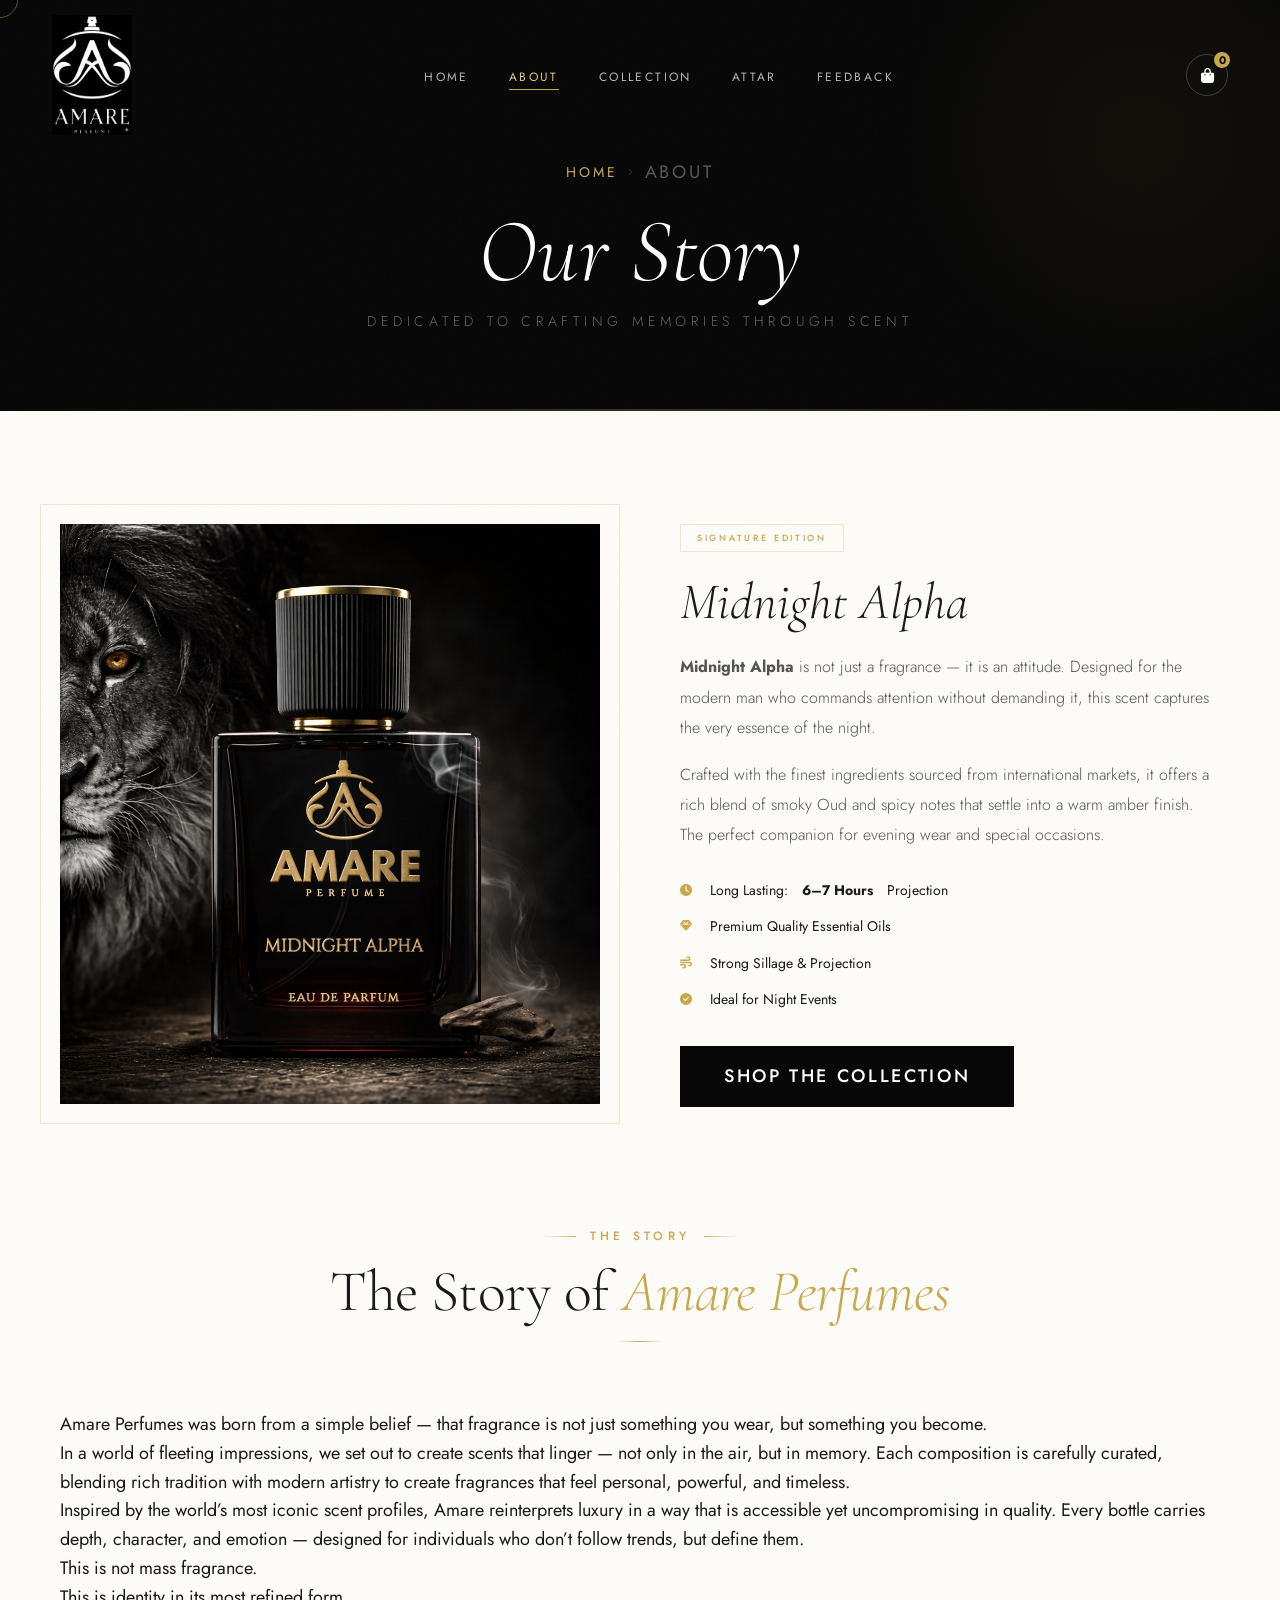
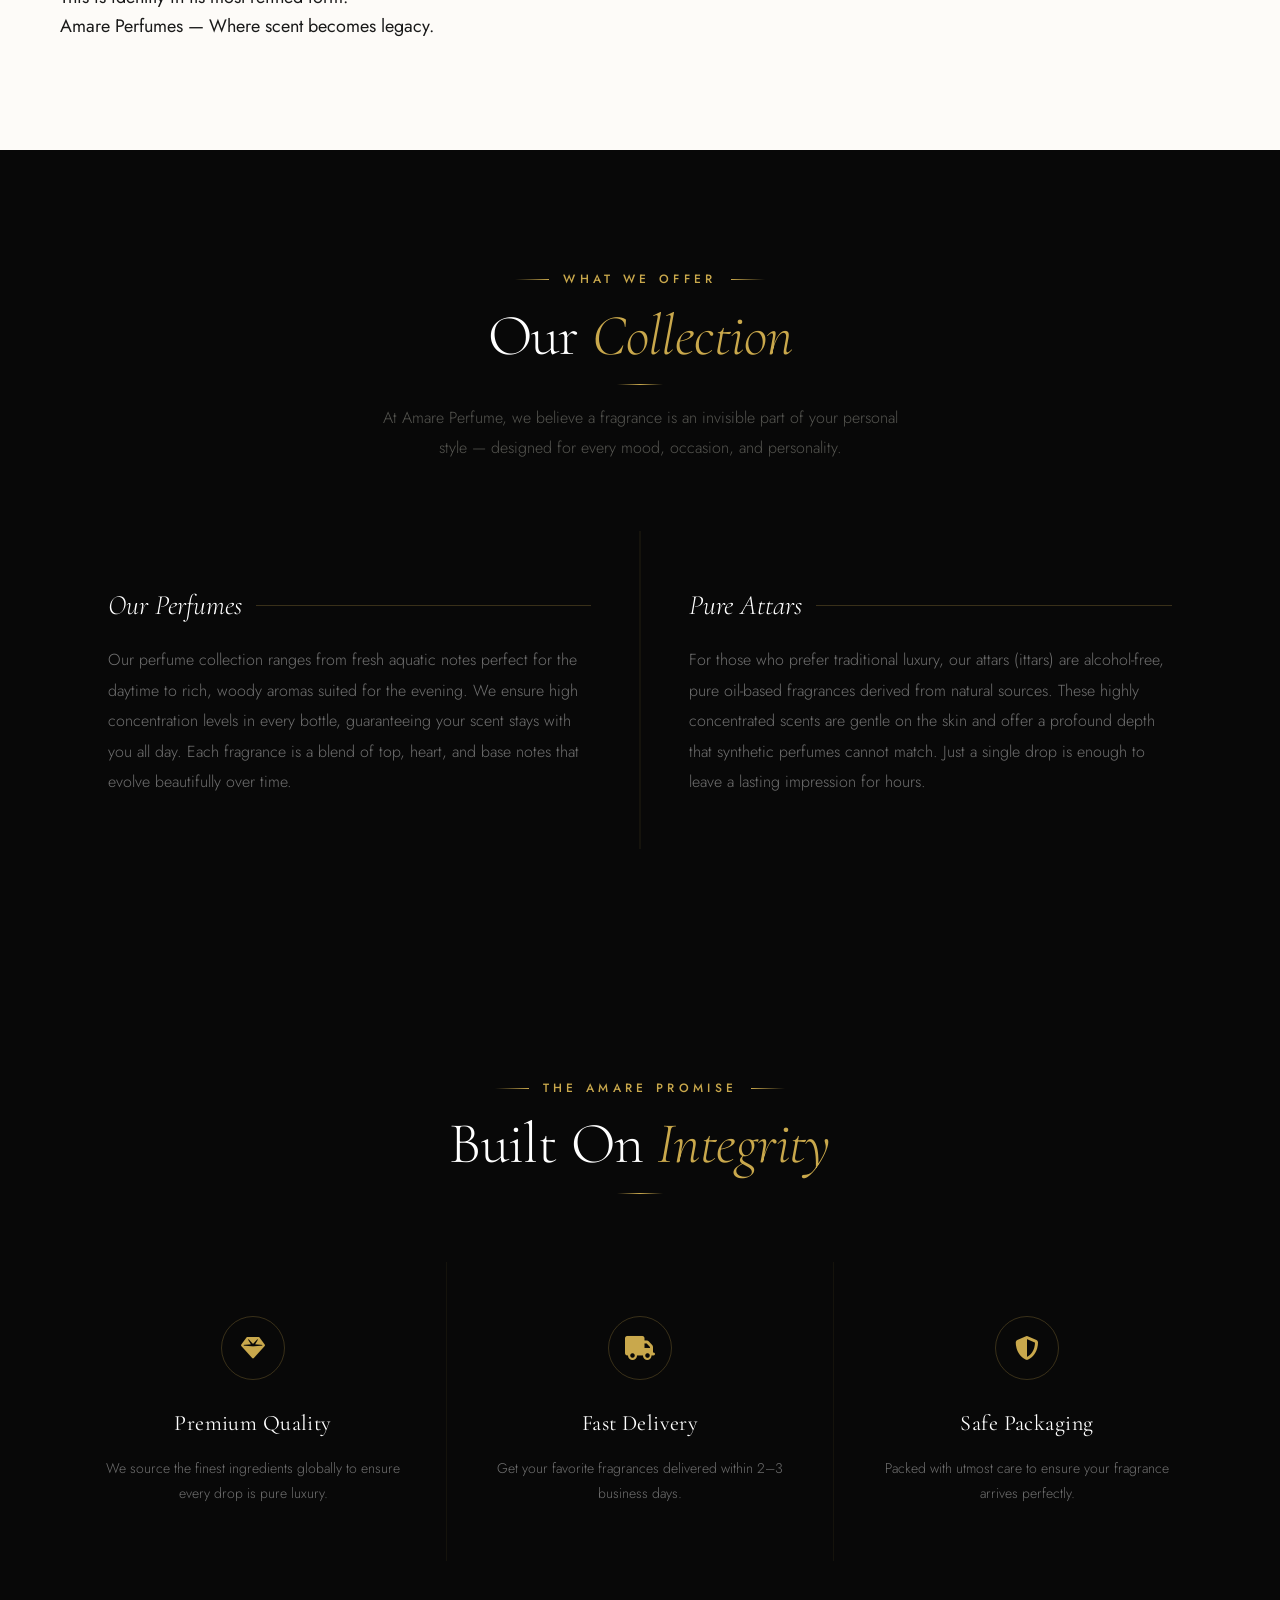
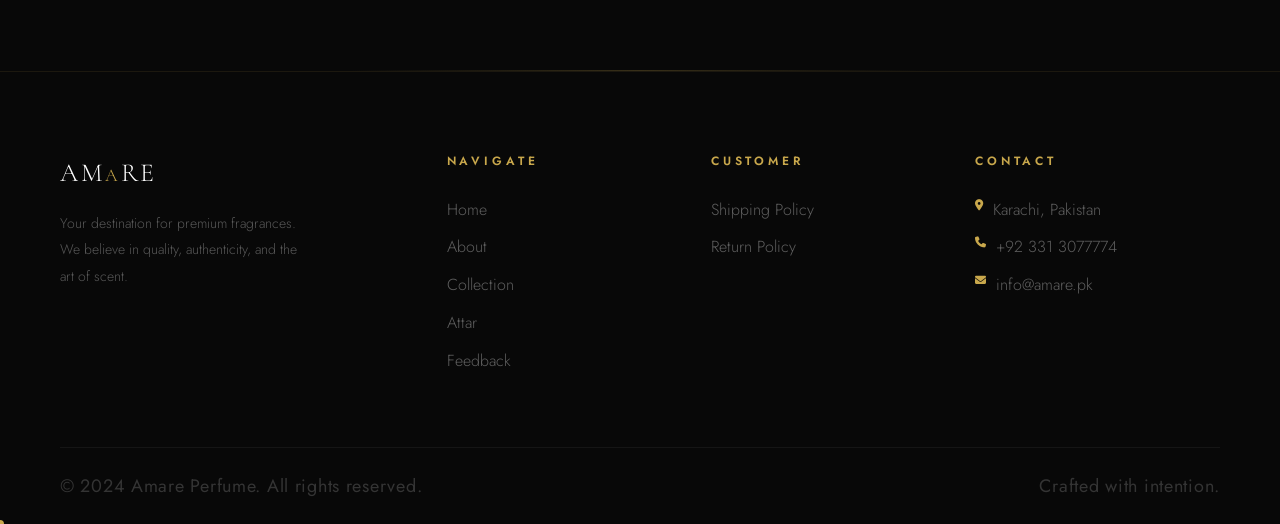
<file: about.html>
<!DOCTYPE html>
<html lang="en">
<head>
  <meta charset="UTF-8">
  <meta name="viewport" content="width=device-width, initial-scale=1.0">
  <title>About — Amare Perfume</title>
  <link rel="stylesheet" href="https://cdnjs.cloudflare.com/ajax/libs/font-awesome/6.4.0/css/all.min.css">
  <link rel="stylesheet" href="css/style.css">
  <style>
    .cursor-dot  { width:8px; height:8px; background:var(--gold); border-radius:50%; position:fixed; pointer-events:none; z-index:99999; transform:translate(-50%,-50%); transition:width .2s,height .2s; }
    .cursor-ring { width:36px; height:36px; border:1px solid rgba(201,168,76,.45); border-radius:50%; position:fixed; pointer-events:none; z-index:99998; transform:translate(-50%,-50%); transition:width .22s,height .22s,border-color .22s; }
    .page-transition { position:fixed; inset:0; background:var(--black); z-index:9999; transform:scaleY(0); transform-origin:bottom; transition:transform .5s cubic-bezier(.25,.46,.45,.94); }
    .page-transition.entering { transform:scaleY(1); transform-origin:bottom; }
    .page-transition.leaving  { transform:scaleY(0); transform-origin:top; }
  </style>
</head>
<body>

  <div class="page-transition" id="page-transition"></div>
  <div class="overlay" id="overlay" onclick="toggleCart()"></div>

  <!-- NAVBAR -->
  <nav class="navbar" id="navbar">
    <a href="index.html" class="navbar__logo" aria-label="Amare Home">
      <img src="img/logo2.png" alt="Amare" class="navbar__logo-img">
    </a>
    <ul class="navbar__links">
      <li><a href="index.html">Home</a></li>
      <li><a href="about.html">About</a></li>
      <li><a href="malefemale.html">Collection</a></li>
      <li><a href="attar.html">Attar</a></li>
      <li><a href="feedback.html">Feedback</a></li>
    </ul>
    <div class="navbar__right">
      <button class="navbar__cart" onclick="toggleCart()">
        <i class="fas fa-shopping-bag"></i>
        <span class="cart-count" id="header-cart-count">0</span>
      </button>
      <button class="navbar__hamburger" id="hamburger"><span></span><span></span><span></span></button>
    </div>
  </nav>

  <nav class="mobile-nav" id="mobile-nav">
    <a href="index.html">Home</a>
    <a href="about.html">About</a>
    <a href="malefemale.html">Collection</a>
    <a href="attar.html">Attar</a>
    <a href="feedback.html">Feedback</a>
  </nav>

  <!-- PAGE BANNER -->
  <section class="page-banner">
    <div class="breadcrumb">
      <a href="index.html">Home</a>
      <i class="fas fa-chevron-right"></i>
      <span>About</span>
    </div>
    <h1>Our Story</h1>
    <p>Dedicated to crafting memories through scent</p>
  </section>

  <!-- SIGNATURE SECTION -->
  <section class="signature-section">
    <div class="container">
      <div class="signature-grid">
        <!-- Image -->
        <div class="sig-img-box" data-reveal="left">
          <img src="img/Midnight.png" alt="Midnight Alpha — Signature">
        </div>
        <!-- Text -->
        <div class="sig-content" data-reveal="right">
          <span class="sig-badge">Signature Edition</span>
          <h2>Midnight Alpha</h2>
          <p>
            <strong>Midnight Alpha</strong> is not just a fragrance — it is an attitude. Designed for the modern man who commands attention without demanding it, this scent captures the very essence of the night.
          </p>
          <p>
            Crafted with the finest ingredients sourced from international markets, it offers a rich blend of smoky Oud and spicy notes that settle into a warm amber finish. The perfect companion for evening wear and special occasions.
          </p>
          <ul class="highlight-list">
            <li><i class="fas fa-clock"></i> Long Lasting: <strong>6–7 Hours</strong> Projection</li>
            <li><i class="fas fa-gem"></i> Premium Quality Essential Oils</li>
            <li><i class="fas fa-wind"></i> Strong Sillage &amp; Projection</li>
            <li><i class="fas fa-check-circle"></i> Ideal for Night Events</li>
          </ul>
          <a href="malefemale.html" class="btn btn--dark" style="margin-top:36px;">
            <span>Shop the Collection</span>
          </a>
        </div>
      </div>
    </div>
  </section>

  <section class="signature-section" style="padding-top:0">
    <div class="container">
      <div class="section-header" data-reveal>
        <div class="section-label">The Story</div>
        <h2>The Story of <em>Amare Perfumes</em></h2>
        <div class="section-divider"></div>
      </div>

      <div data-reveal>
        <p>Amare Perfumes was born from a simple belief — that fragrance is not just something you wear, but something you become.</p>
        <p>In a world of fleeting impressions, we set out to create scents that linger — not only in the air, but in memory. Each composition is carefully curated, blending rich tradition with modern artistry to create fragrances that feel personal, powerful, and timeless.</p>
        <p>Inspired by the world’s most iconic scent profiles, Amare reinterprets luxury in a way that is accessible yet uncompromising in quality. Every bottle carries depth, character, and emotion — designed for individuals who don’t follow trends, but define them.</p>
        <p>This is not mass fragrance.<br>This is identity in its most refined form.</p>
        <p>Amare Perfumes — Where scent becomes legacy.</p>
      </div>
    </div>
  </section>

  <!-- INFO SECTION -->
  <section class="info-section">
    <div class="container">
      <div class="section-header section-header--white" data-reveal>
        <div class="section-label">What We Offer</div>
        <h2>Our <em>Collection</em></h2>
        <div class="section-divider"></div>
        <p>At Amare Perfume, we believe a fragrance is an invisible part of your personal style — designed for every mood, occasion, and personality.</p>
      </div>

      <div class="info-grid">
        <div class="info-block" data-reveal data-delay="0">
          <h4>Our Perfumes</h4>
          <p>Our perfume collection ranges from fresh aquatic notes perfect for the daytime to rich, woody aromas suited for the evening. We ensure high concentration levels in every bottle, guaranteeing your scent stays with you all day. Each fragrance is a blend of top, heart, and base notes that evolve beautifully over time.</p>
        </div>
        <div class="info-block" data-reveal data-delay="200">
          <h4>Pure Attars</h4>
          <p>For those who prefer traditional luxury, our attars (ittars) are alcohol-free, pure oil-based fragrances derived from natural sources. These highly concentrated scents are gentle on the skin and offer a profound depth that synthetic perfumes cannot match. Just a single drop is enough to leave a lasting impression for hours.</p>
        </div>
      </div>
    </div>
  </section>

  <!-- FEATURES -->
  <section class="features-section">
    <div class="container">
      <div class="section-header section-header--white" data-reveal>
        <div class="section-label">The Amare Promise</div>
        <h2>Built On <em>Integrity</em></h2>
        <div class="section-divider"></div>
      </div>
      <div class="features-grid">
        <div class="feature-box" data-reveal data-delay="0">
          <div class="feature-box__icon"><i class="fas fa-gem"></i></div>
          <h4>Premium Quality</h4>
          <p>We source the finest ingredients globally to ensure every drop is pure luxury.</p>
        </div>
        <div class="feature-box" data-reveal data-delay="200">
          <div class="feature-box__icon"><i class="fas fa-truck"></i></div>
          <h4>Fast Delivery</h4>
          <p>Get your favorite fragrances delivered within 2–3 business days.</p>
        </div>
        <div class="feature-box" data-reveal data-delay="400">
          <div class="feature-box__icon"><i class="fas fa-shield-alt"></i></div>
          <h4>Safe Packaging</h4>
          <p>Packed with utmost care to ensure your fragrance arrives perfectly.</p>
        </div>
      </div>
    </div>
  </section>

  <!-- FOOTER -->
  <footer class="site-footer">
    <div class="container">
      <div class="footer-grid">
        <div class="footer-brand">
          <div class="footer-brand__name">Am<span>a</span>re</div>
          <p>Your destination for premium fragrances. We believe in quality, authenticity, and the art of scent.</p>
        </div>
        <div class="footer-col">
          <h4>Navigate</h4>
          <a href="index.html">Home</a>
          <a href="about.html">About</a>
          <a href="malefemale.html">Collection</a>
          <a href="attar.html">Attar</a>
          <a href="feedback.html">Feedback</a>
        </div>
        <div class="footer-col">
          <h4>Customer</h4>
          <a href="#">Shipping Policy</a>
          <a href="#">Return Policy</a>
        </div>
        <div class="footer-col">
          <h4>Contact</h4>
          <p class="footer-contact"><i class="fas fa-map-marker-alt"></i>Karachi, Pakistan</p>
          <p class="footer-contact"><i class="fas fa-phone"></i>+92 331 3077774</p>
          <p class="footer-contact"><i class="fas fa-envelope"></i>info@amare.pk</p>
        </div>
      </div>
      <div class="footer-bottom">
        <span>&copy; 2024 Amare Perfume. All rights reserved.</span>
        <span>Crafted with intention.</span>
      </div>
    </div>
  </footer>

  <!-- CART -->
  <div class="cart-sidebar" id="cart-sidebar">
    <div class="cart-header">
      <h3>Your Cart</h3>
      <button class="cart-close" onclick="toggleCart()"><i class="fas fa-times"></i></button>
    </div>
    <div class="cart-body" id="cart-items-container"></div>
    <div class="cart-footer">
      <input type="text" id="cust-name" class="cart-input" placeholder="Your Name" required>
      <input type="text" id="cust-addr" class="cart-input" placeholder="Delivery Address" required>
      <div class="cart-total-row">
        <span class="total-label">Total</span>
        <span class="total-amount" id="cart-total">Rs 0</span>
      </div>
      <button class="btn btn--whatsapp" onclick="orderAll()">
        <i class="fab fa-whatsapp"></i> <span>Order via WhatsApp</span>
      </button>
    </div>
  </div>

  <script src="js/main.js"></script>
</body>
</html>
</file>
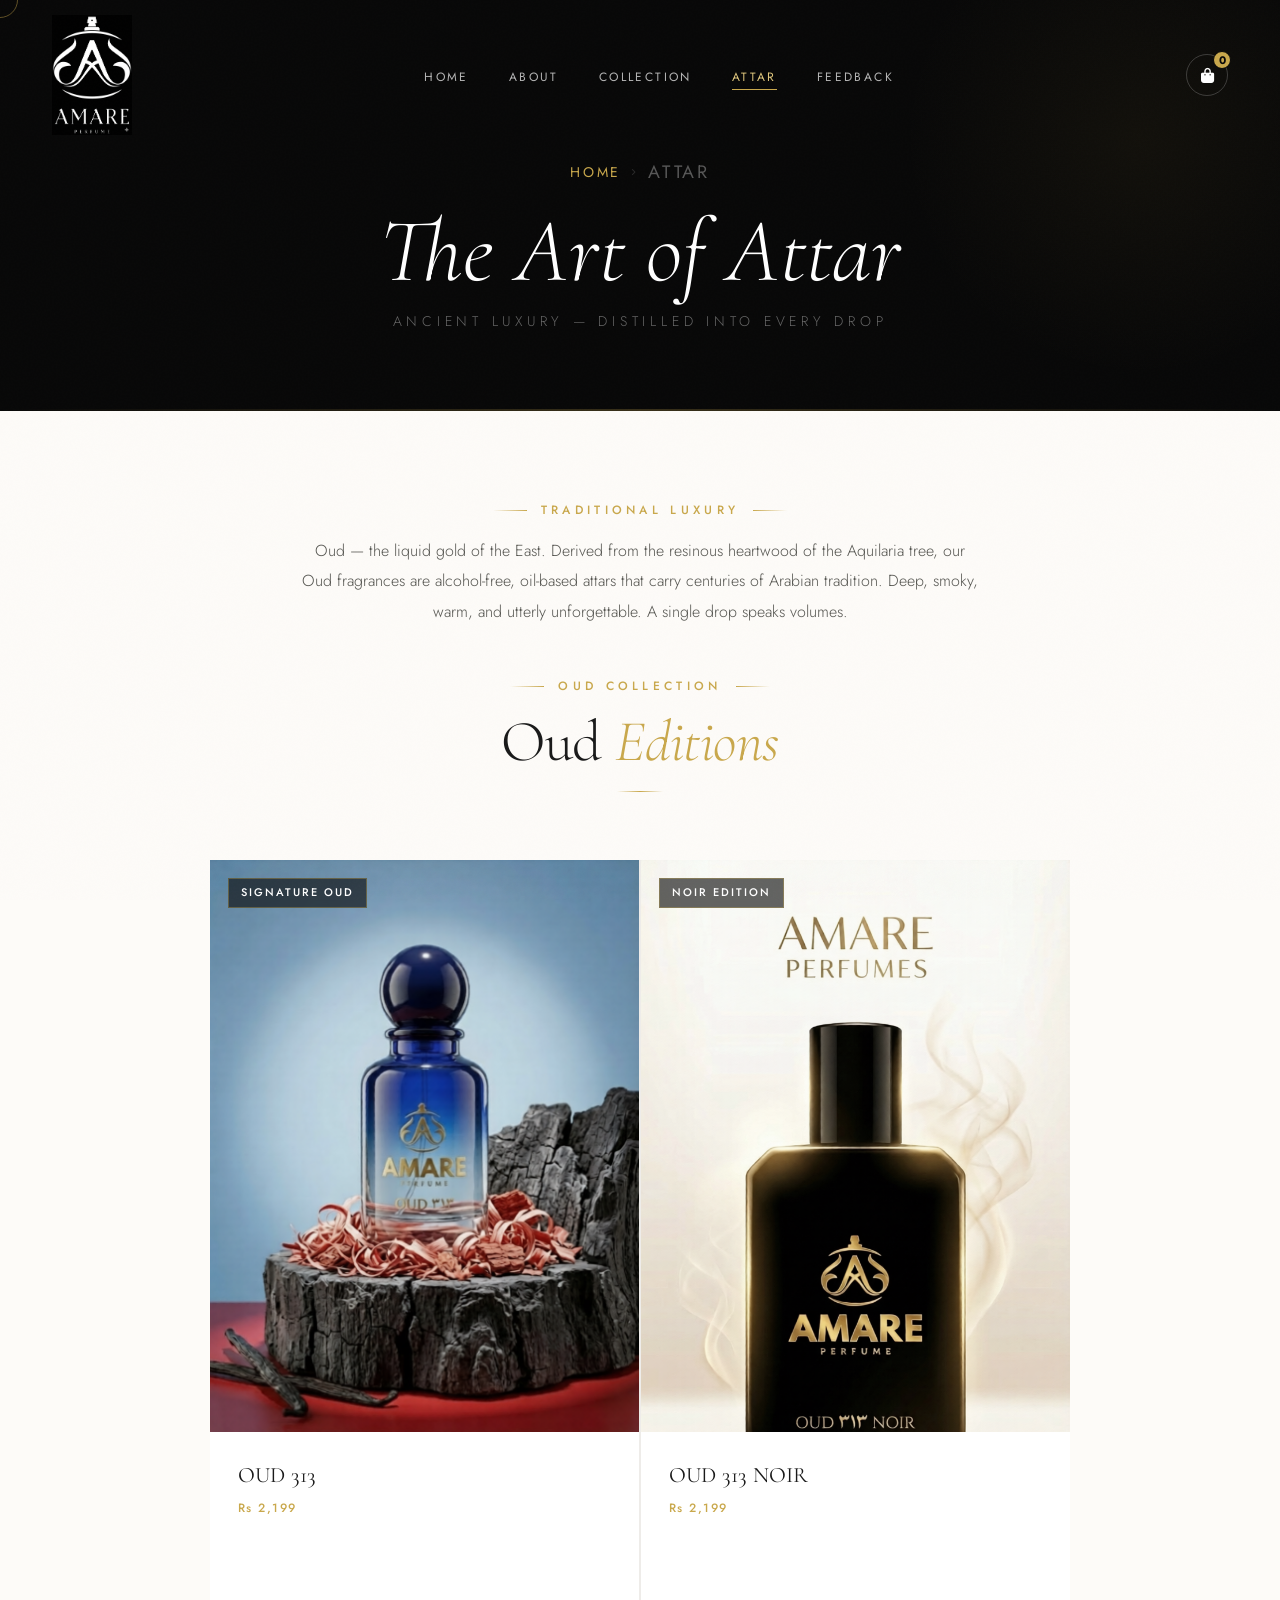
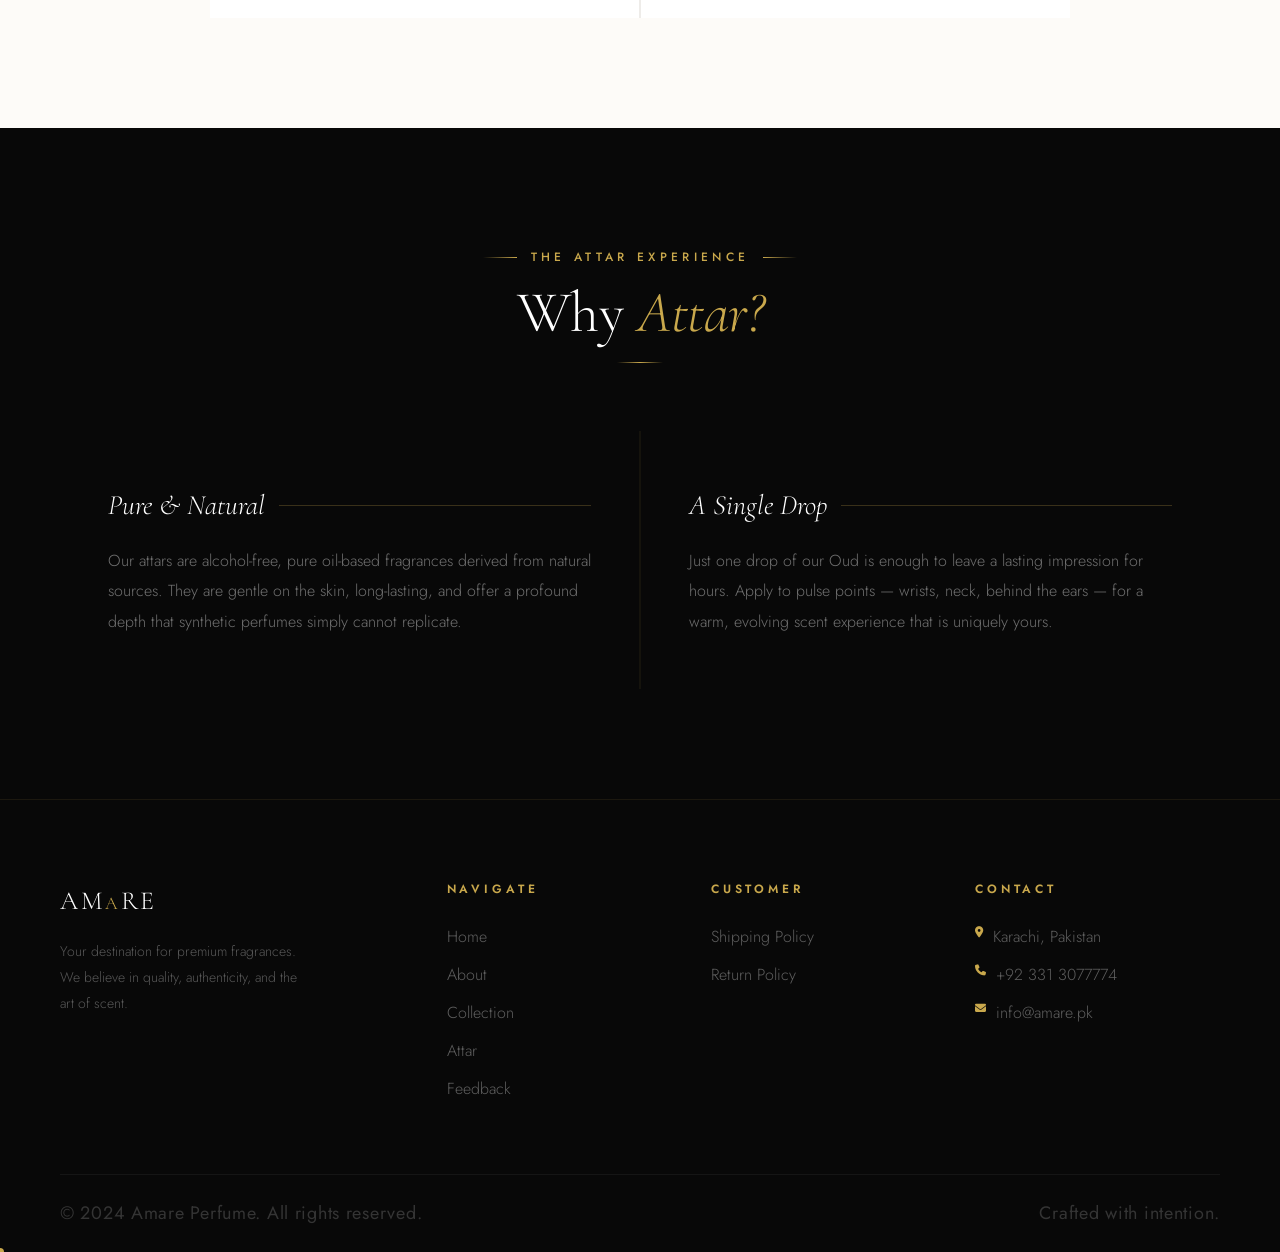
<file: attar.html>
<!DOCTYPE html>
<html lang="en">
<head>
  <meta charset="UTF-8">
  <meta name="viewport" content="width=device-width, initial-scale=1.0">
  <title>Attar — Amare Perfume</title>
  <link rel="stylesheet" href="https://cdnjs.cloudflare.com/ajax/libs/font-awesome/6.4.0/css/all.min.css">
  <link rel="stylesheet" href="css/style.css">
  <style>
    .cursor-dot  { width:8px; height:8px; background:var(--gold); border-radius:50%; position:fixed; pointer-events:none; z-index:99999; transform:translate(-50%,-50%); transition:width .2s,height .2s; }
    .cursor-ring { width:36px; height:36px; border:1px solid rgba(201,168,76,.45); border-radius:50%; position:fixed; pointer-events:none; z-index:99998; transform:translate(-50%,-50%); transition:width .22s,height .22s,border-color .22s; }
    .page-transition { position:fixed; inset:0; background:var(--black); z-index:9999; transform:scaleY(0); transform-origin:bottom; transition:transform .5s cubic-bezier(.25,.46,.45,.94); }
    .page-transition.entering { transform:scaleY(1); transform-origin:bottom; }
    .page-transition.leaving  { transform:scaleY(0); transform-origin:top; }
  </style>
</head>
<body>

  <div class="page-transition" id="page-transition"></div>
  <div class="overlay" id="overlay" onclick="toggleCart()"></div>

  <!-- NAVBAR -->
  <nav class="navbar" id="navbar">
    <a href="index.html" class="navbar__logo" aria-label="Amare Home">
      <img src="img/logo2.png" alt="Amare" class="navbar__logo-img">
    </a>
    <ul class="navbar__links">
      <li><a href="index.html">Home</a></li>
      <li><a href="about.html">About</a></li>
      <li><a href="malefemale.html">Collection</a></li>
      <li><a href="attar.html">Attar</a></li>
      <li><a href="feedback.html">Feedback</a></li>
    </ul>
    <div class="navbar__right">
      <button class="navbar__cart" onclick="toggleCart()">
        <i class="fas fa-shopping-bag"></i>
        <span class="cart-count" id="header-cart-count">0</span>
      </button>
      <button class="navbar__hamburger" id="hamburger"><span></span><span></span><span></span></button>
    </div>
  </nav>

  <nav class="mobile-nav" id="mobile-nav">
    <a href="index.html">Home</a>
    <a href="about.html">About</a>
    <a href="malefemale.html">Collection</a>
    <a href="attar.html">Attar</a>
    <a href="feedback.html">Feedback</a>
  </nav>

  <!-- PAGE BANNER -->
  <section class="page-banner">
    <div class="breadcrumb">
      <a href="index.html">Home</a>
      <i class="fas fa-chevron-right"></i>
      <span>Attar</span>
    </div>
    <h1>The Art of Attar</h1>
    <p>Ancient luxury — distilled into every drop</p>
  </section>

  <!-- OUD INTRO -->
  <section class="oud-intro" data-reveal>
    <div class="section-label">Traditional Luxury</div>
    <p>
      Oud — the liquid gold of the East. Derived from the resinous heartwood of the Aquilaria tree, our Oud fragrances are alcohol-free, oil-based attars that carry centuries of Arabian tradition. Deep, smoky, warm, and utterly unforgettable. A single drop speaks volumes.
    </p>
  </section>

  <!-- PRODUCTS -->
  <section class="products-section" style="padding-top:0">
    <div class="container">
      <div class="section-header" data-reveal>
        <div class="section-label">Oud Collection</div>
        <h2>Oud <em>Editions</em></h2>
        <div class="section-divider"></div>
      </div>

      <div class="products-grid products-grid--2col" id="products-grid">

        <!-- OUD 313 -->
        <div class="product-card" data-cat="oud" data-reveal data-delay="0">
          <div class="product-card__img">
            <a href="products.html#oud-313"><img src="img/Oud313.png" alt="OUD 313" loading="lazy"></a>
            <div class="product-card__overlay"></div>
            <span class="product-card__badge">Signature Oud</span>
          </div>
          <div class="product-card__info">
            <div>
              <div class="product-card__name">OUD 313</div>
              <span class="product-card__price">Rs 2,199</span>
            </div>
            <button class="product-card__btn" onclick="addToCart('OUD 313',2199,'img/Oud313.png')">
              <span><i class="fas fa-plus"></i>&nbsp; Add to Cart</span>
            </button>
          </div>
        </div>

        <!-- OUD 313 NOIR -->
        <div class="product-card" data-cat="oud" data-reveal data-delay="200">
          <div class="product-card__img">
            <a href="products.html#oud-313-noir"><img src="img/Oud313niour.png" alt="OUD 313 NOIR" loading="lazy"></a>
            <div class="product-card__overlay"></div>
            <span class="product-card__badge">Noir Edition</span>
          </div>
          <div class="product-card__info">
            <div>
              <div class="product-card__name">OUD 313 NOIR</div>
              <span class="product-card__price">Rs 2,199</span>
            </div>
            <button class="product-card__btn" onclick="addToCart('OUD 313 NOIR',2199,'img/Oud313niour.png')">
              <span><i class="fas fa-plus"></i>&nbsp; Add to Cart</span>
            </button>
          </div>
        </div>

      </div>
    </div>
  </section>

  <!-- WHY OUD -->
  <section class="info-section">
    <div class="container">
      <div class="section-header section-header--white" data-reveal>
        <div class="section-label">The Attar Experience</div>
        <h2>Why <em>Attar?</em></h2>
        <div class="section-divider"></div>
      </div>
      <div class="info-grid">
        <div class="info-block" data-reveal data-delay="0">
          <h4>Pure &amp; Natural</h4>
          <p>Our attars are alcohol-free, pure oil-based fragrances derived from natural sources. They are gentle on the skin, long-lasting, and offer a profound depth that synthetic perfumes simply cannot replicate.</p>
        </div>
        <div class="info-block" data-reveal data-delay="200">
          <h4>A Single Drop</h4>
          <p>Just one drop of our Oud is enough to leave a lasting impression for hours. Apply to pulse points — wrists, neck, behind the ears — for a warm, evolving scent experience that is uniquely yours.</p>
        </div>
      </div>
    </div>
  </section>

  <!-- FOOTER -->
  <footer class="site-footer">
    <div class="container">
      <div class="footer-grid">
        <div class="footer-brand">
          <div class="footer-brand__name">Am<span>a</span>re</div>
          <p>Your destination for premium fragrances. We believe in quality, authenticity, and the art of scent.</p>
        </div>
        <div class="footer-col">
          <h4>Navigate</h4>
          <a href="index.html">Home</a>
          <a href="about.html">About</a>
          <a href="malefemale.html">Collection</a>
          <a href="attar.html">Attar</a>
          <a href="feedback.html">Feedback</a>
        </div>
        <div class="footer-col">
          <h4>Customer</h4>
          <a href="#">Shipping Policy</a>
          <a href="#">Return Policy</a>
        </div>
        <div class="footer-col">
          <h4>Contact</h4>
          <p class="footer-contact"><i class="fas fa-map-marker-alt"></i>Karachi, Pakistan</p>
          <p class="footer-contact"><i class="fas fa-phone"></i>+92 331 3077774</p>
          <p class="footer-contact"><i class="fas fa-envelope"></i>info@amare.pk</p>
        </div>
      </div>
      <div class="footer-bottom">
        <span>&copy; 2024 Amare Perfume. All rights reserved.</span>
        <span>Crafted with intention.</span>
      </div>
    </div>
  </footer>

  <!-- CART -->
  <div class="cart-sidebar" id="cart-sidebar">
    <div class="cart-header">
      <h3>Your Cart</h3>
      <button class="cart-close" onclick="toggleCart()"><i class="fas fa-times"></i></button>
    </div>
    <div class="cart-body" id="cart-items-container"></div>
    <div class="cart-footer">
      <input type="text" id="cust-name" class="cart-input" placeholder="Your Name" required>
      <input type="text" id="cust-addr" class="cart-input" placeholder="Delivery Address" required>
      <div class="cart-total-row">
        <span class="total-label">Total</span>
        <span class="total-amount" id="cart-total">Rs 0</span>
      </div>
      <button class="btn btn--whatsapp" onclick="orderAll()">
        <i class="fab fa-whatsapp"></i> <span>Order via WhatsApp</span>
      </button>
    </div>
  </div>

  <script src="js/main.js"></script>
</body>
</html>
</file>
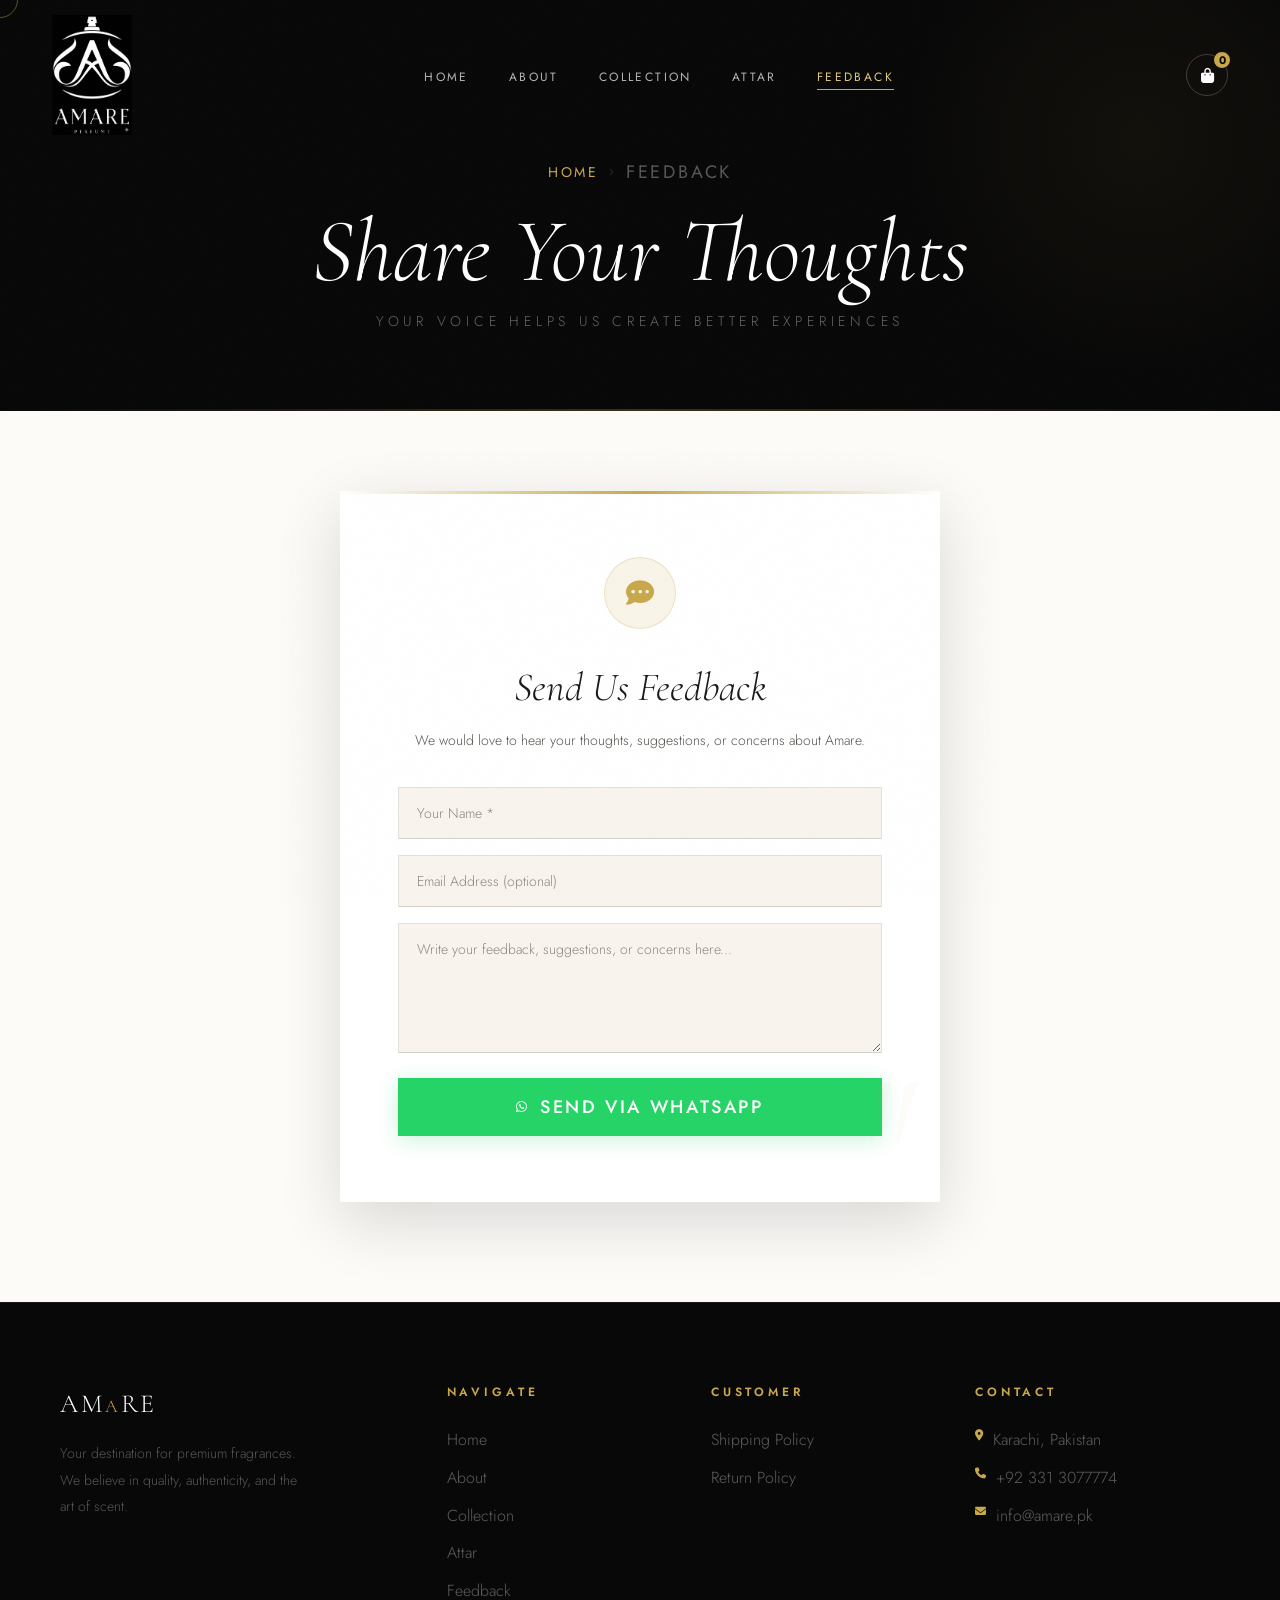
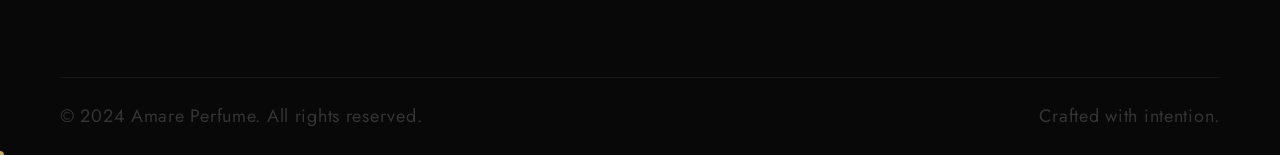
<file: feedback.html>
<!DOCTYPE html>
<html lang="en">
<head>
  <meta charset="UTF-8">
  <meta name="viewport" content="width=device-width, initial-scale=1.0">
  <title>Feedback — Amare Perfume</title>
  <link rel="stylesheet" href="https://cdnjs.cloudflare.com/ajax/libs/font-awesome/6.4.0/css/all.min.css">
  <link rel="stylesheet" href="css/style.css">
  <style>
    .cursor-dot  { width:8px; height:8px; background:var(--gold); border-radius:50%; position:fixed; pointer-events:none; z-index:99999; transform:translate(-50%,-50%); transition:width .2s,height .2s; }
    .cursor-ring { width:36px; height:36px; border:1px solid rgba(201,168,76,.45); border-radius:50%; position:fixed; pointer-events:none; z-index:99998; transform:translate(-50%,-50%); transition:width .22s,height .22s,border-color .22s; }
    .page-transition { position:fixed; inset:0; background:var(--black); z-index:9999; transform:scaleY(0); transform-origin:bottom; transition:transform .5s cubic-bezier(.25,.46,.45,.94); }
    .page-transition.entering { transform:scaleY(1); transform-origin:bottom; }
    .page-transition.leaving  { transform:scaleY(0); transform-origin:top; }
  </style>
</head>
<body>

  <div class="page-transition" id="page-transition"></div>
  <div class="overlay" id="overlay" onclick="toggleCart()"></div>

  <!-- NAVBAR -->
  <nav class="navbar" id="navbar">
    <a href="index.html" class="navbar__logo" aria-label="Amare Home">
      <img src="img/logo2.png" alt="Amare" class="navbar__logo-img">
    </a>
    <ul class="navbar__links">
      <li><a href="index.html">Home</a></li>
      <li><a href="about.html">About</a></li>
      <li><a href="malefemale.html">Collection</a></li>
      <li><a href="attar.html">Attar</a></li>
      <li><a href="feedback.html">Feedback</a></li>
    </ul>
    <div class="navbar__right">
      <button class="navbar__cart" onclick="toggleCart()">
        <i class="fas fa-shopping-bag"></i>
        <span class="cart-count" id="header-cart-count">0</span>
      </button>
      <button class="navbar__hamburger" id="hamburger"><span></span><span></span><span></span></button>
    </div>
  </nav>

  <nav class="mobile-nav" id="mobile-nav">
    <a href="index.html">Home</a>
    <a href="about.html">About</a>
    <a href="malefemale.html">Collection</a>
    <a href="attar.html">Attar</a>
    <a href="feedback.html">Feedback</a>
  </nav>

  <!-- PAGE BANNER -->
  <section class="page-banner">
    <div class="breadcrumb">
      <a href="index.html">Home</a>
      <i class="fas fa-chevron-right"></i>
      <span>Feedback</span>
    </div>
    <h1>Share Your Thoughts</h1>
    <p>Your voice helps us create better experiences</p>
  </section>

  <!-- FEEDBACK FORM -->
  <section class="feedback-section">
    <div class="feedback-card" data-reveal>
      <div class="feedback-icon">
        <i class="fas fa-comment-dots"></i>
      </div>
      <h2>Send Us Feedback</h2>
      <p>We would love to hear your thoughts, suggestions, or concerns about Amare.</p>

      <form onsubmit="sendFeedback(event)" novalidate>
        <div class="form-group">
          <input type="text" id="fb-name" class="form-field" placeholder="Your Name *" required>
        </div>
        <div class="form-group">
          <input type="email" id="fb-email" class="form-field" placeholder="Email Address (optional)">
        </div>
        <div class="form-group">
          <textarea id="fb-msg" class="form-field" placeholder="Write your feedback, suggestions, or concerns here..." required></textarea>
        </div>
        <button type="submit" class="btn btn--whatsapp">
          <i class="fab fa-whatsapp"></i>
          <span>Send via WhatsApp</span>
        </button>
      </form>
    </div>
  </section>

  <!-- FOOTER -->
  <footer class="site-footer">
    <div class="container">
      <div class="footer-grid">
        <div class="footer-brand">
          <div class="footer-brand__name">Am<span>a</span>re</div>
          <p>Your destination for premium fragrances. We believe in quality, authenticity, and the art of scent.</p>
        </div>
        <div class="footer-col">
          <h4>Navigate</h4>
          <a href="index.html">Home</a>
          <a href="about.html">About</a>
          <a href="malefemale.html">Collection</a>
          <a href="attar.html">Attar</a>
          <a href="feedback.html">Feedback</a>
        </div>
        <div class="footer-col">
          <h4>Customer</h4>
          <a href="#">Shipping Policy</a>
          <a href="#">Return Policy</a>
        </div>
        <div class="footer-col">
          <h4>Contact</h4>
          <p class="footer-contact"><i class="fas fa-map-marker-alt"></i>Karachi, Pakistan</p>
          <p class="footer-contact"><i class="fas fa-phone"></i>+92 331 3077774</p>
          <p class="footer-contact"><i class="fas fa-envelope"></i>info@amare.pk</p>
        </div>
      </div>
      <div class="footer-bottom">
        <span>&copy; 2024 Amare Perfume. All rights reserved.</span>
        <span>Crafted with intention.</span>
      </div>
    </div>
  </footer>

  <!-- CART -->
  <div class="cart-sidebar" id="cart-sidebar">
    <div class="cart-header">
      <h3>Your Cart</h3>
      <button class="cart-close" onclick="toggleCart()"><i class="fas fa-times"></i></button>
    </div>
    <div class="cart-body" id="cart-items-container"></div>
    <div class="cart-footer">
      <input type="text" id="cust-name" class="cart-input" placeholder="Your Name" required>
      <input type="text" id="cust-addr" class="cart-input" placeholder="Delivery Address" required>
      <div class="cart-total-row">
        <span class="total-label">Total</span>
        <span class="total-amount" id="cart-total">Rs 0</span>
      </div>
      <button class="btn btn--whatsapp" onclick="orderAll()">
        <i class="fab fa-whatsapp"></i> <span>Order via WhatsApp</span>
      </button>
    </div>
  </div>

  <script src="js/main.js"></script>
</body>
</html>
</file>
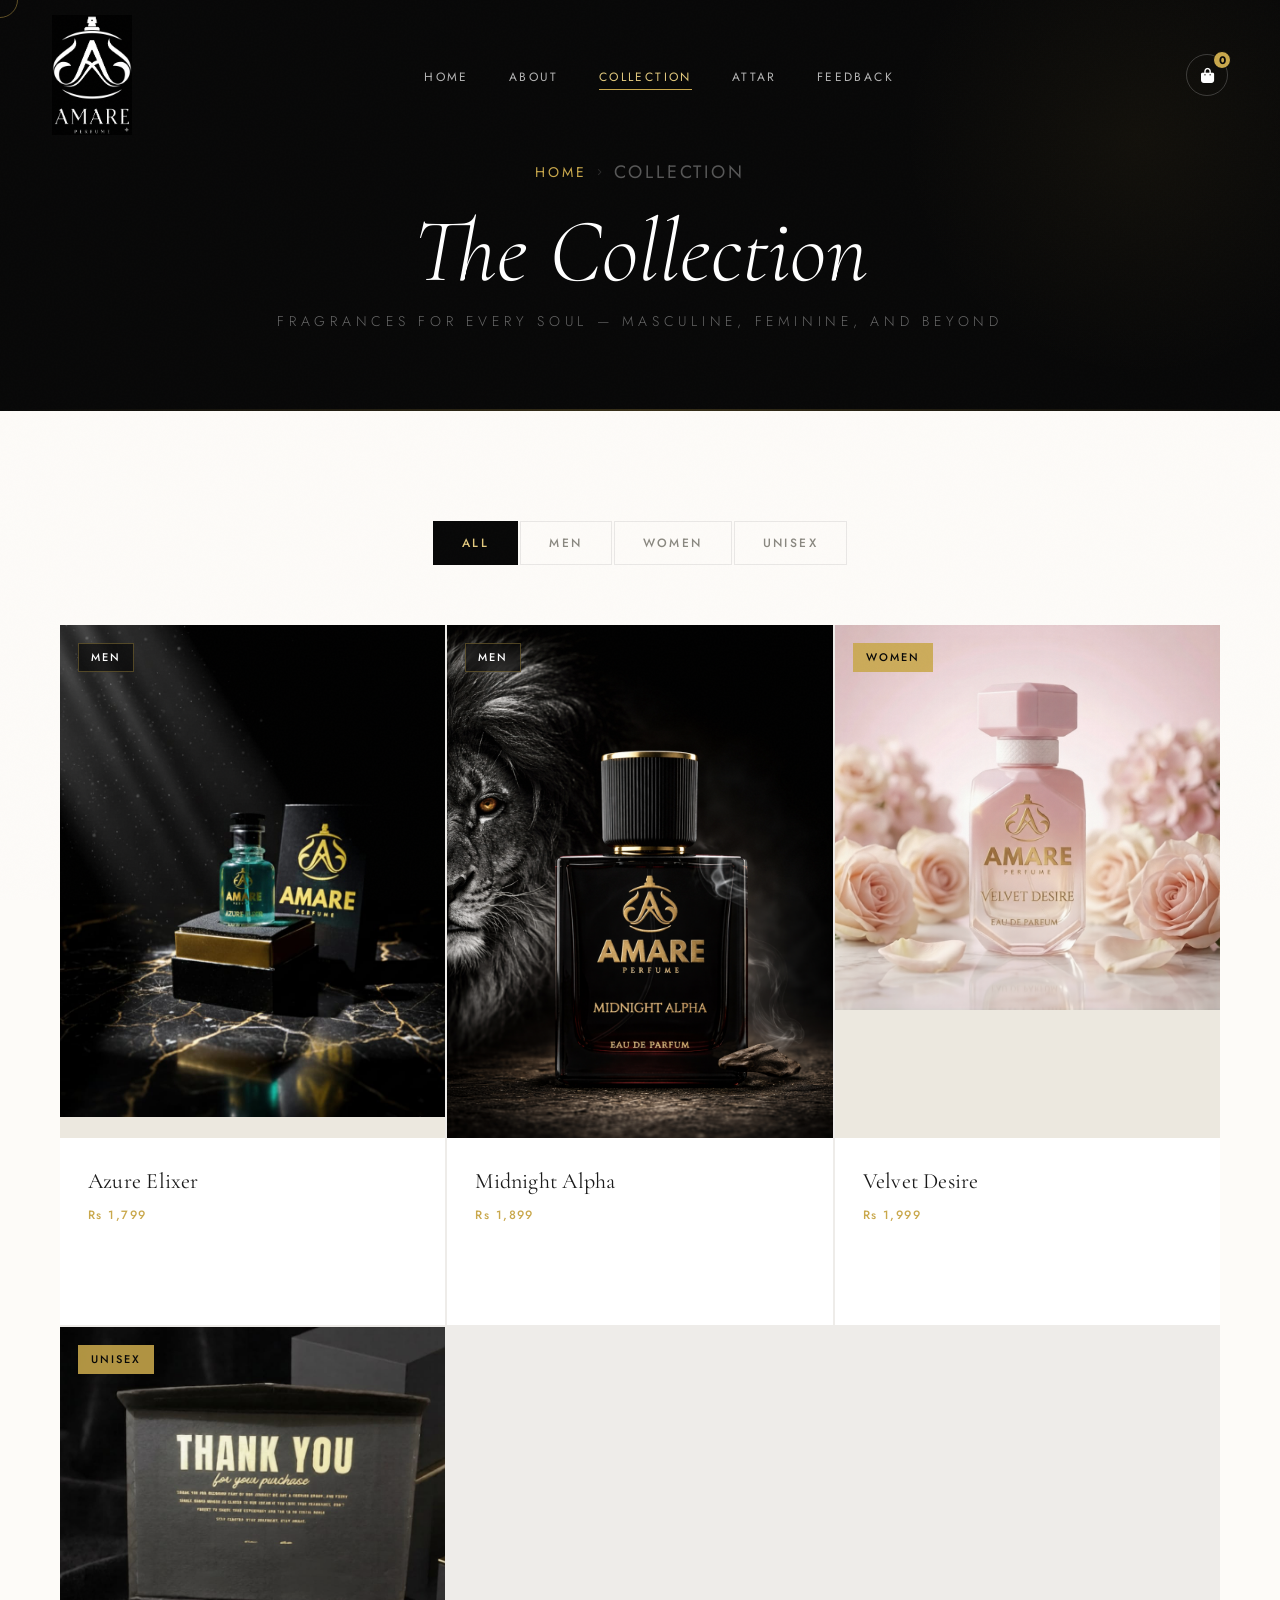
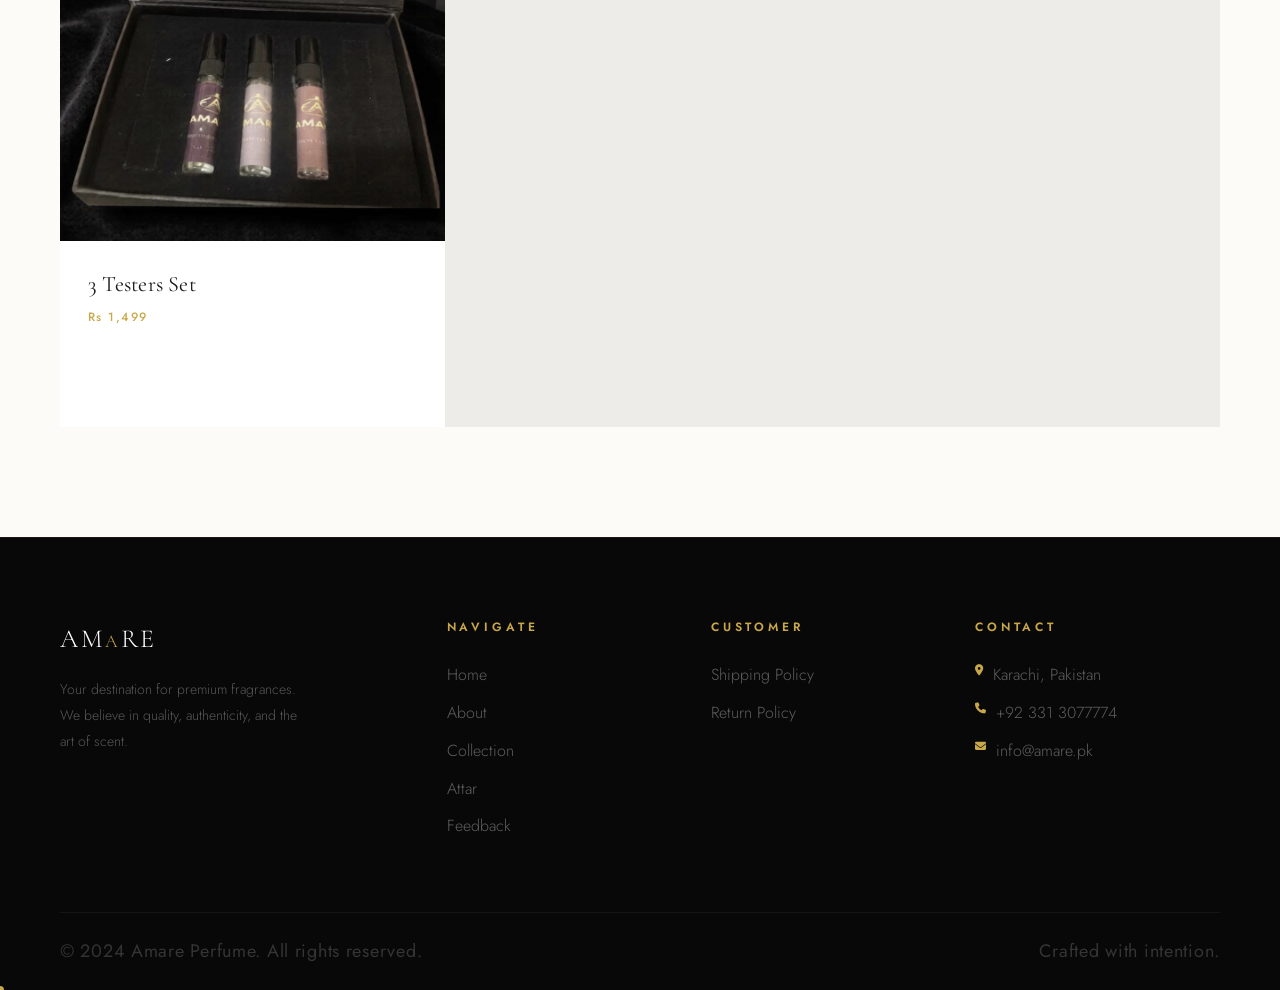
<file: malefemale.html>
<!DOCTYPE html>
<html lang="en">
<head>
  <meta charset="UTF-8">
  <meta name="viewport" content="width=device-width, initial-scale=1.0">
  <title>Collection — Amare Perfume</title>
  <link rel="stylesheet" href="https://cdnjs.cloudflare.com/ajax/libs/font-awesome/6.4.0/css/all.min.css">
  <link rel="stylesheet" href="css/style.css">
  <style>
    .cursor-dot  { width:8px; height:8px; background:var(--gold); border-radius:50%; position:fixed; pointer-events:none; z-index:99999; transform:translate(-50%,-50%); transition:width .2s,height .2s; }
    .cursor-ring { width:36px; height:36px; border:1px solid rgba(201,168,76,.45); border-radius:50%; position:fixed; pointer-events:none; z-index:99998; transform:translate(-50%,-50%); transition:width .22s,height .22s,border-color .22s; }
    .page-transition { position:fixed; inset:0; background:var(--black); z-index:9999; transform:scaleY(0); transform-origin:bottom; transition:transform .5s cubic-bezier(.25,.46,.45,.94); }
    .page-transition.entering { transform:scaleY(1); transform-origin:bottom; }
    .page-transition.leaving  { transform:scaleY(0); transform-origin:top; }
  </style>
</head>
<body>

  <div class="page-transition" id="page-transition"></div>
  <div class="overlay" id="overlay" onclick="toggleCart()"></div>

  <!-- NAVBAR -->
  <nav class="navbar" id="navbar">
    <a href="index.html" class="navbar__logo" aria-label="Amare Home">
      <img src="img/logo2.png" alt="Amare" class="navbar__logo-img">
    </a>
    <ul class="navbar__links">
      <li><a href="index.html">Home</a></li>
      <li><a href="about.html">About</a></li>
      <li><a href="malefemale.html">Collection</a></li>
      <li><a href="attar.html">Attar</a></li>
      <li><a href="feedback.html">Feedback</a></li>
    </ul>
    <div class="navbar__right">
      <button class="navbar__cart" onclick="toggleCart()">
        <i class="fas fa-shopping-bag"></i>
        <span class="cart-count" id="header-cart-count">0</span>
      </button>
      <button class="navbar__hamburger" id="hamburger"><span></span><span></span><span></span></button>
    </div>
  </nav>

  <nav class="mobile-nav" id="mobile-nav">
    <a href="index.html">Home</a>
    <a href="about.html">About</a>
    <a href="malefemale.html">Collection</a>
    <a href="attar.html">Attar</a>
    <a href="feedback.html">Feedback</a>
  </nav>

  <!-- PAGE BANNER -->
  <section class="page-banner">
    <div class="breadcrumb">
      <a href="index.html">Home</a>
      <i class="fas fa-chevron-right"></i>
      <span>Collection</span>
    </div>
    <h1>The Collection</h1>
    <p>Fragrances for every soul — masculine, feminine, and beyond</p>
  </section>

  <!-- PRODUCTS -->
  <section class="products-section">
    <div class="container">

      <!-- Filter Bar -->
      <div class="filter-bar" data-reveal>
        <button class="filter-btn active" onclick="filterProducts('all', this)">All</button>
        <button class="filter-btn" onclick="filterProducts('men', this)">Men</button>
        <button class="filter-btn" onclick="filterProducts('women', this)">Women</button>
        <button class="filter-btn" onclick="filterProducts('unisex', this)">Unisex</button>
      </div>

      <div class="products-grid" id="products-grid">

        <!-- Azure Elixer -->
        <div class="product-card" data-cat="men" data-reveal data-delay="0">
          <div class="product-card__img">
            <a href="products.html#azure-elixir"><img src="img/Azure.jpeg" alt="Azure Elixer" loading="lazy"></a>
            <div class="product-card__overlay"></div>
            <span class="product-card__badge">Men</span>
          </div>
          <div class="product-card__info">
            <div>
              <a href="products.html#azure-elixir"><div class="product-card__name">Azure Elixer</div></a>
              <span class="product-card__price">Rs 1,799</span>
            </div>
            <button class="product-card__btn" onclick="addToCart('Azure Elixer',1799,'img/Azure.jpeg')">
              <span><i class="fas fa-plus"></i>&nbsp; Add to Cart</span>
            </button>
          </div>
        </div>

        <!-- Midnight Alpha -->
        <div class="product-card" data-cat="men" data-reveal data-delay="150">
          <div class="product-card__img">
            <a href="products.html#midnight-alpha"><img src="img/Midnight.png" alt="Midnight Alpha" loading="lazy"></a>
            <div class="product-card__overlay"></div>
            <span class="product-card__badge">Men</span>
          </div>
          <div class="product-card__info">
            <div>
              <a href="products.html#midnight-alpha"><div class="product-card__name">Midnight Alpha</div></a>
              <span class="product-card__price">Rs 1,899</span>
            </div>
            <button class="product-card__btn" onclick="addToCart('Midnight Alpha',1899,'img/Midnight.png')">
              <span><i class="fas fa-plus"></i>&nbsp; Add to Cart</span>
            </button>
          </div>
        </div>

        <!-- Velvet Desire -->
        <div class="product-card" data-cat="women" data-reveal data-delay="300">
          <div class="product-card__img">
            <a href="products.html#velvet-desire"><img src="img/Velvet.png" alt="Velvet Desire" loading="lazy"></a>
            <div class="product-card__overlay"></div>
            <span class="product-card__badge product-card__badge--gold">Women</span>
          </div>
          <div class="product-card__info">
            <div>
              <a href="products.html#velvet-desire"><div class="product-card__name">Velvet Desire</div></a>
              <span class="product-card__price">Rs 1,999</span>
            </div>
            <button class="product-card__btn" onclick="addToCart('Velvet Desire',1999,'img/Velvet.jpeg')">
              <span><i class="fas fa-plus"></i>&nbsp; Add to Cart</span>
            </button>
          </div>
        </div>

        <!-- 3 Testers -->
        <div class="product-card" data-cat="unisex" data-reveal data-delay="0">
          <div class="product-card__img">
            <a href="products.html#tester-set"><img src="img/3testter.jpeg" alt="3 Testers" loading="lazy"></a>
            <div class="product-card__overlay"></div>
            <span class="product-card__badge product-card__badge--gold">Unisex</span>
          </div>
          <div class="product-card__info">
            <div>
              <a href="products.html#tester-set"><div class="product-card__name">3 Testers Set</div></a>
              <span class="product-card__price">Rs 1,499</span>
            </div>
            <button class="product-card__btn" onclick="addToCart('3 Testers',1499,'img/3testter.jpeg')">
              <span><i class="fas fa-plus"></i>&nbsp; Add to Cart</span>
            </button>
          </div>
        </div>

      </div>
    </div>
  </section>

  <!-- FOOTER -->
  <footer class="site-footer">
    <div class="container">
      <div class="footer-grid">
        <div class="footer-brand">
          <div class="footer-brand__name">Am<span>a</span>re</div>
          <p>Your destination for premium fragrances. We believe in quality, authenticity, and the art of scent.</p>
        </div>
        <div class="footer-col">
          <h4>Navigate</h4>
          <a href="index.html">Home</a>
          <a href="about.html">About</a>
          <a href="malefemale.html">Collection</a>
          <a href="attar.html">Attar</a>
          <a href="feedback.html">Feedback</a>
        </div>
        <div class="footer-col">
          <h4>Customer</h4>
          <a href="#">Shipping Policy</a>
          <a href="#">Return Policy</a>
        </div>
        <div class="footer-col">
          <h4>Contact</h4>
          <p class="footer-contact"><i class="fas fa-map-marker-alt"></i>Karachi, Pakistan</p>
          <p class="footer-contact"><i class="fas fa-phone"></i>+92 331 3077774</p>
          <p class="footer-contact"><i class="fas fa-envelope"></i>info@amare.pk</p>
        </div>
      </div>
      <div class="footer-bottom">
        <span>&copy; 2024 Amare Perfume. All rights reserved.</span>
        <span>Crafted with intention.</span>
      </div>
    </div>
  </footer>

  <!-- CART -->
  <div class="cart-sidebar" id="cart-sidebar">
    <div class="cart-header">
      <h3>Your Cart</h3>
      <button class="cart-close" onclick="toggleCart()"><i class="fas fa-times"></i></button>
    </div>
    <div class="cart-body" id="cart-items-container"></div>
    <div class="cart-footer">
      <input type="text" id="cust-name" class="cart-input" placeholder="Your Name" required>
      <input type="text" id="cust-addr" class="cart-input" placeholder="Delivery Address" required>
      <div class="cart-total-row">
        <span class="total-label">Total</span>
        <span class="total-amount" id="cart-total">Rs 0</span>
      </div>
      <button class="btn btn--whatsapp" onclick="orderAll()">
        <i class="fab fa-whatsapp"></i> <span>Order via WhatsApp</span>
      </button>
    </div>
  </div>

  <script src="js/main.js"></script>
</body>
</html>
</file>
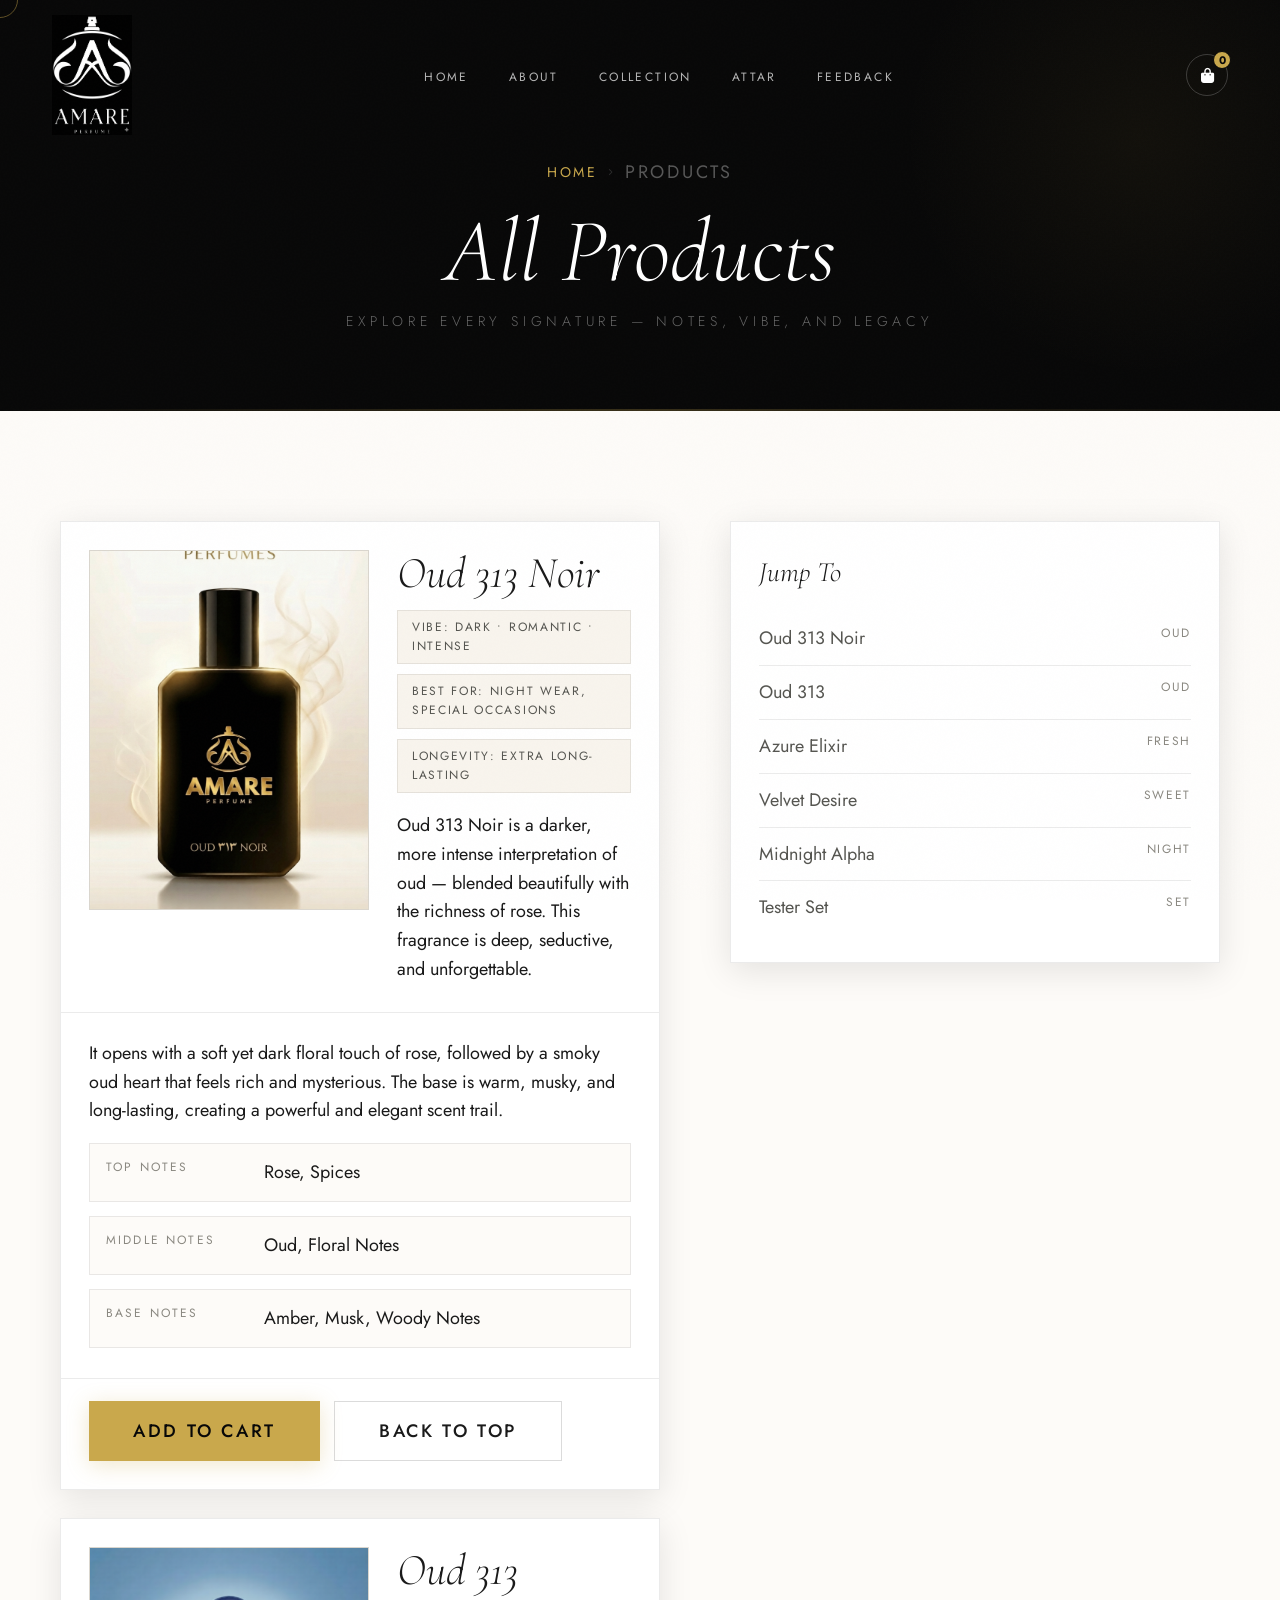
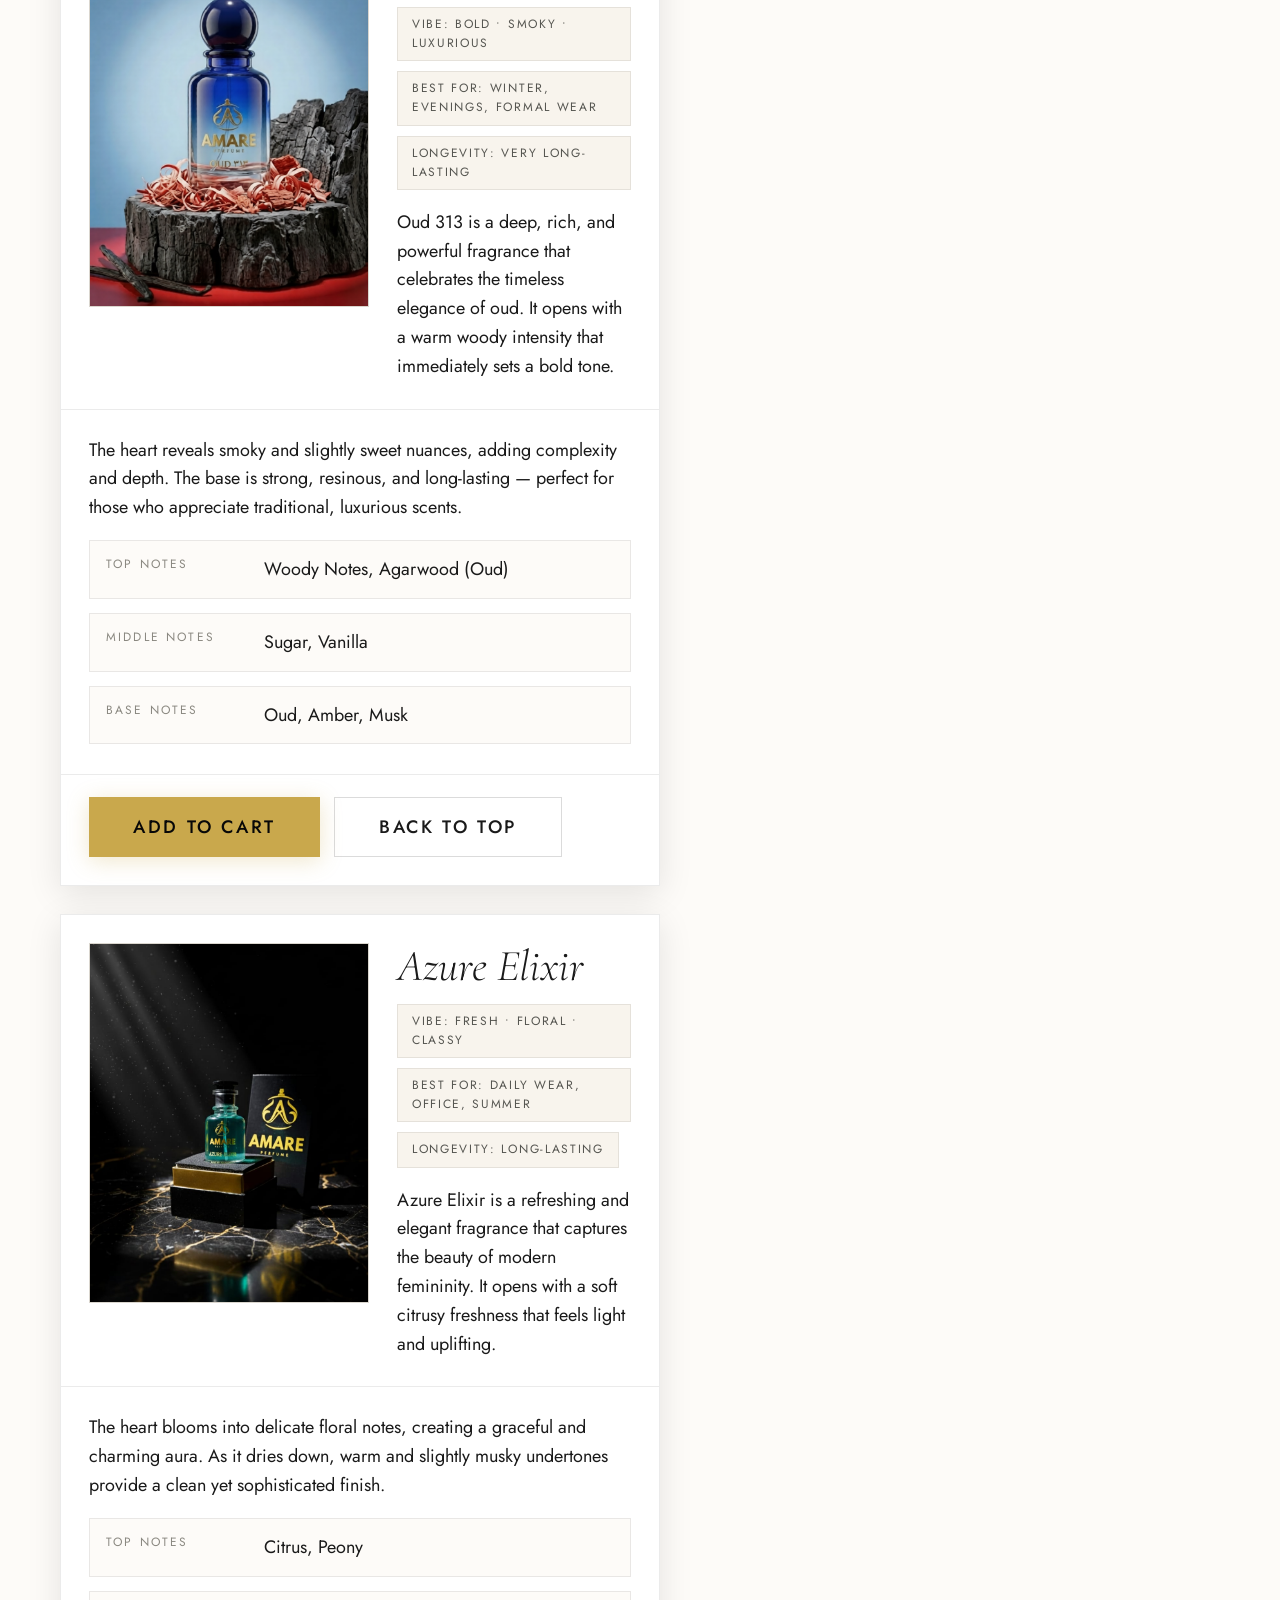
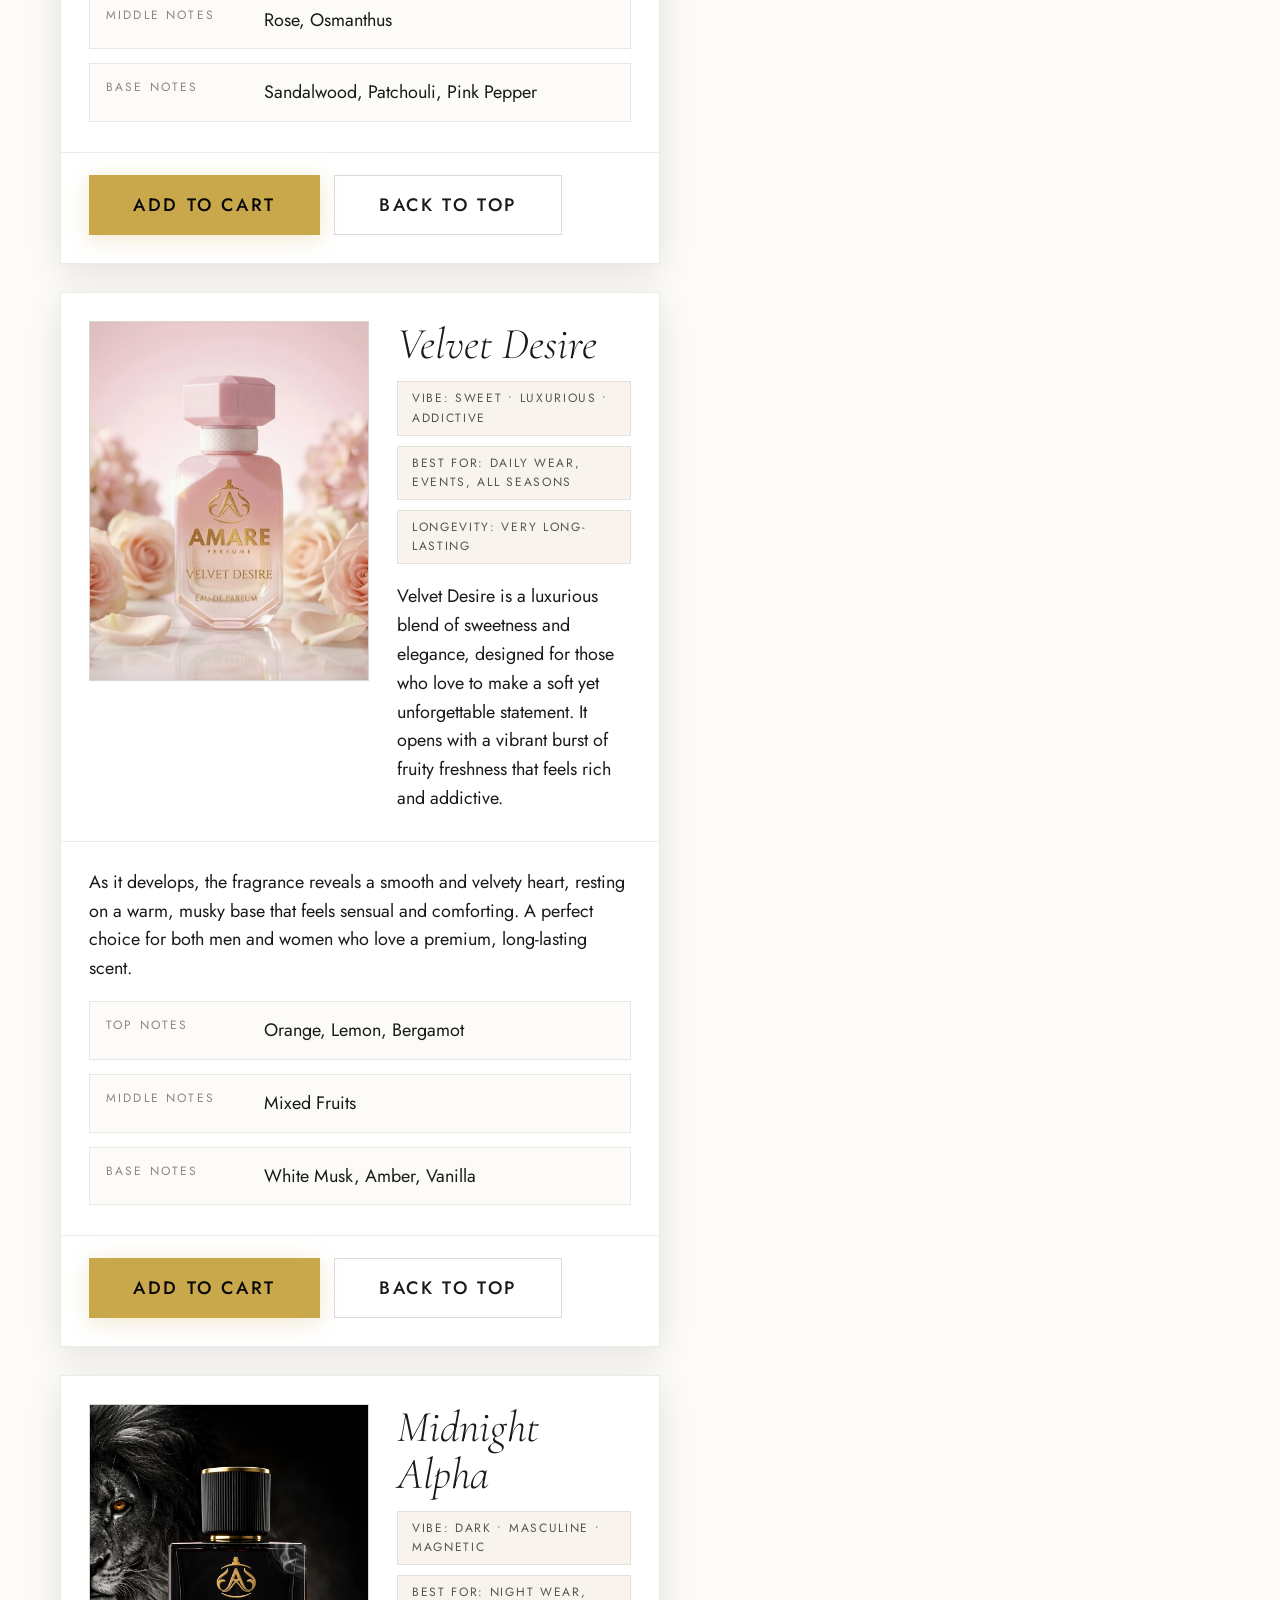
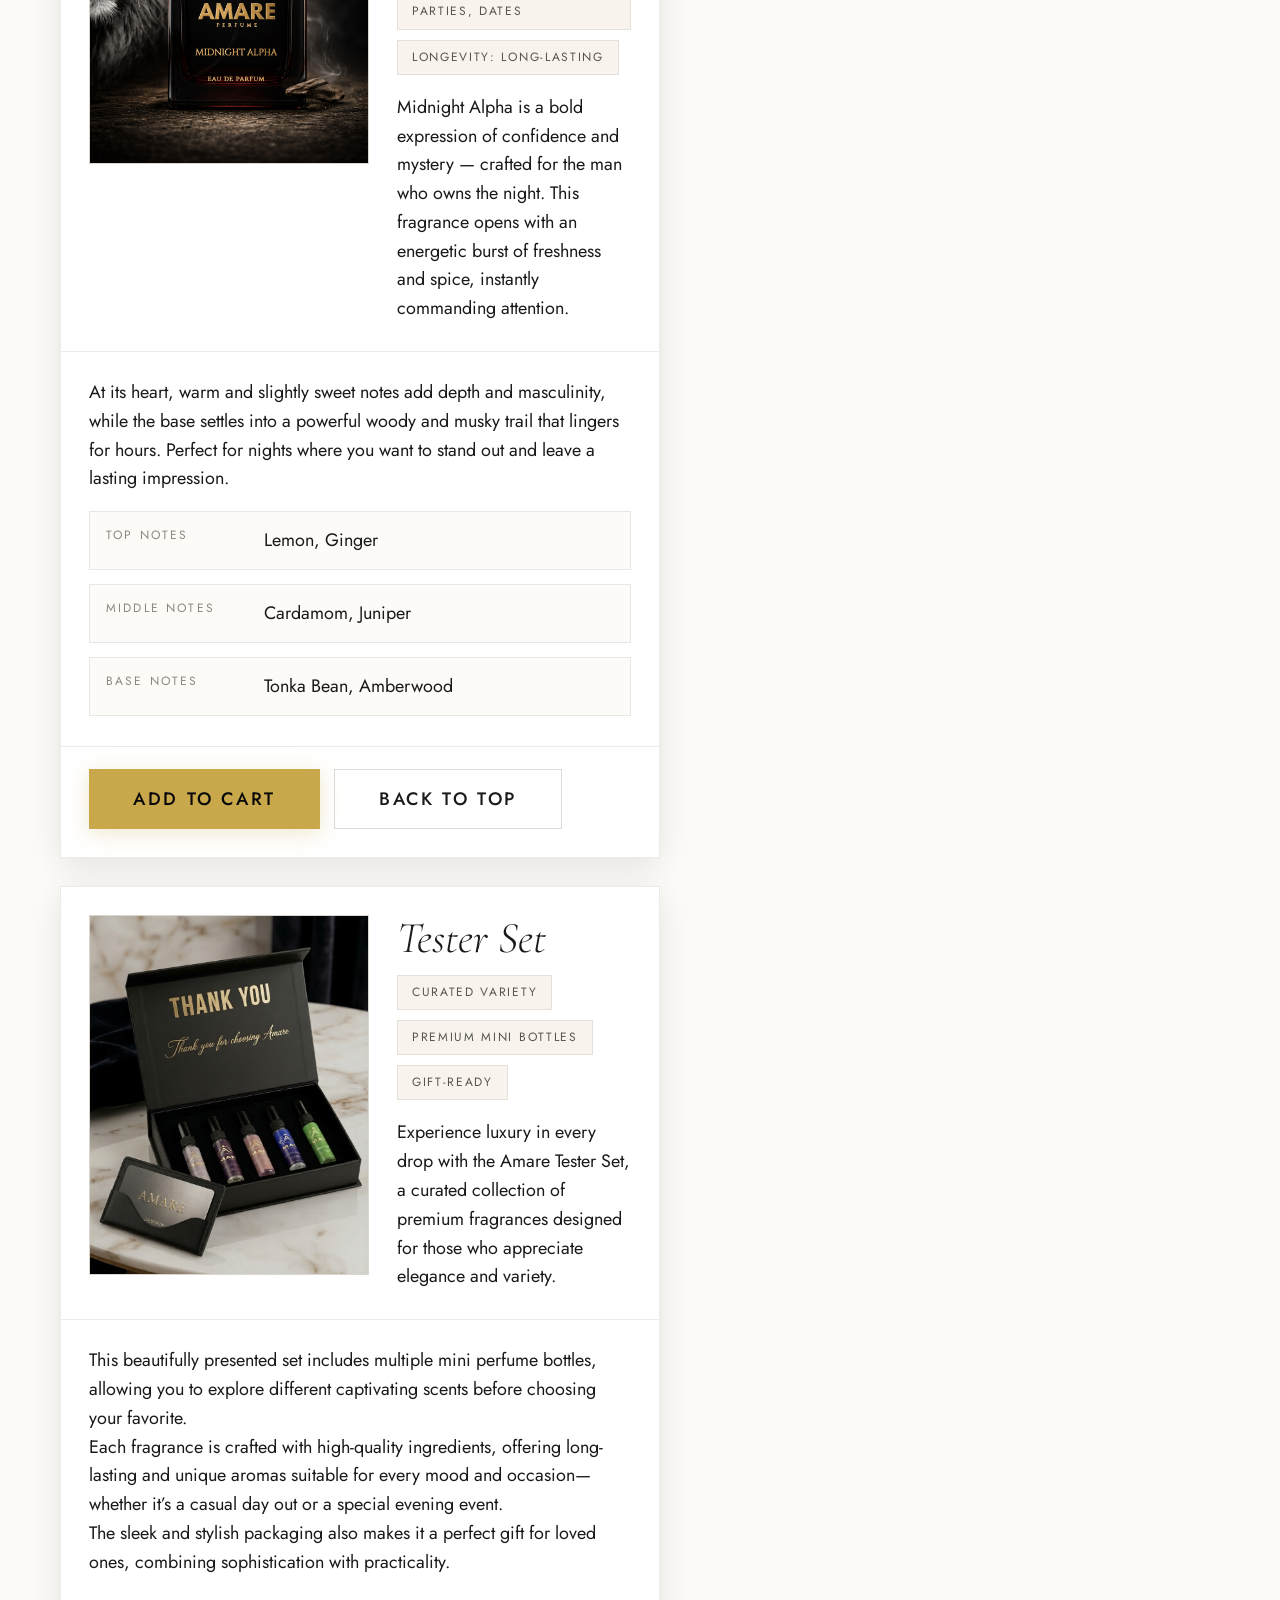
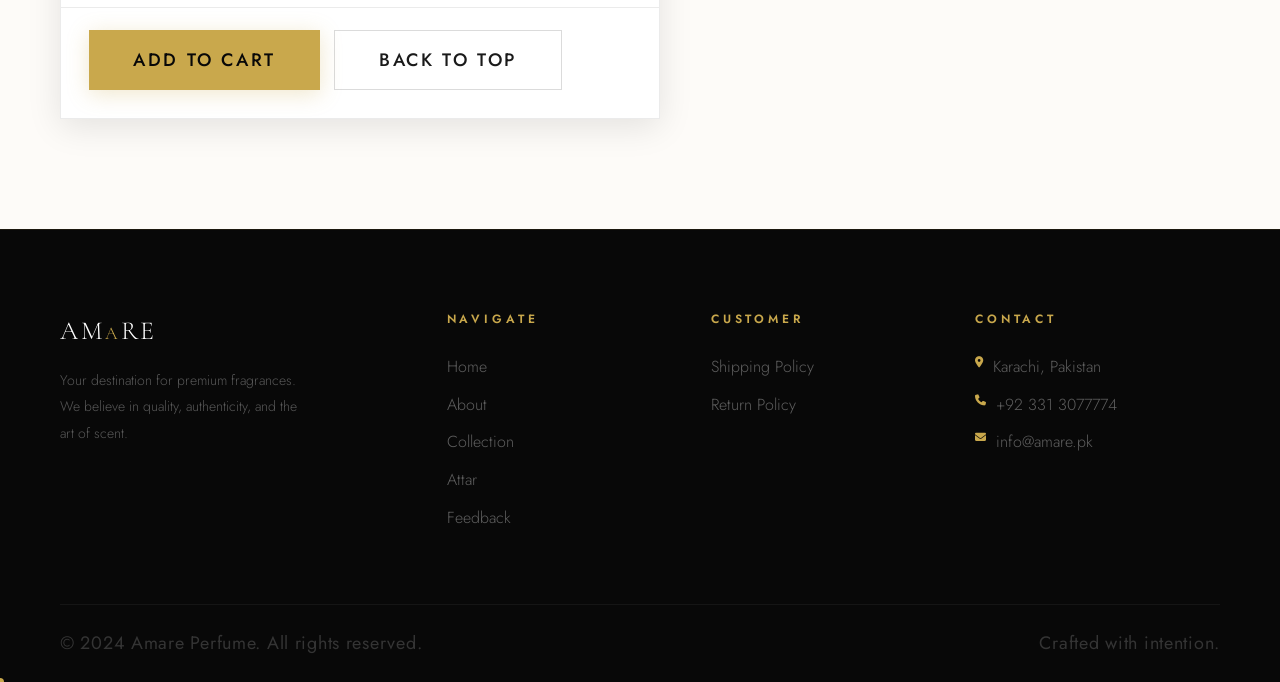
<file: products.html>
<!DOCTYPE html>
<html lang="en">
<head>
  <meta charset="UTF-8">
  <meta name="viewport" content="width=device-width, initial-scale=1.0">
  <title>Products — Amare Perfume</title>
  <link rel="stylesheet" href="https://cdnjs.cloudflare.com/ajax/libs/font-awesome/6.4.0/css/all.min.css">
  <link rel="stylesheet" href="css/style.css">
  <style>
    .cursor-dot  { width:8px; height:8px; background:var(--gold); border-radius:50%; position:fixed; pointer-events:none; z-index:99999; transform:translate(-50%,-50%); transition:width .2s,height .2s; }
    .cursor-ring { width:36px; height:36px; border:1px solid rgba(201,168,76,.45); border-radius:50%; position:fixed; pointer-events:none; z-index:99998; transform:translate(-50%,-50%); transition:width .22s,height .22s,border-color .22s; }
    .page-transition { position:fixed; inset:0; background:var(--black); z-index:9999; transform:scaleY(0); transform-origin:bottom; transition:transform .5s cubic-bezier(.25,.46,.45,.94); }
    .page-transition.entering { transform:scaleY(1); transform-origin:bottom; }
    .page-transition.leaving  { transform:scaleY(0); transform-origin:top; }

    .products-page { padding:var(--section-pad) 0; background:var(--warm-white); }
    .product-page-grid { display:grid; grid-template-columns: 1.1fr 0.9fr; gap:70px; align-items:start; }
    .product-nav { position:sticky; top:170px; }
    .product-nav__card { background:var(--white); border:1px solid var(--border-light); box-shadow:var(--shadow-md); padding:28px; }
    .product-nav__title { font-family:var(--font-display); font-size:28px; font-weight:300; font-style:italic; margin-bottom:18px; }
    .product-nav a { display:flex; justify-content:space-between; gap:16px; padding:12px 0; border-bottom:1px solid var(--border-light); color:var(--text-secondary); transition:color var(--dur-fast); }
    .product-nav a:last-child { border-bottom:none; }
    .product-nav a:hover { color:var(--gold); }
    .product-nav__pill { font-size:12px; letter-spacing:0.14em; text-transform:uppercase; color:var(--text-muted); }

    .product-detail { background:var(--white); border:1px solid var(--border-light); box-shadow:var(--shadow-md); overflow:hidden; }
    .product-detail__hero { display:grid; grid-template-columns: 280px 1fr; gap:28px; padding:28px; border-bottom:1px solid var(--border-light); }
    .product-detail__img { width:280px; height:360px; object-fit:cover; background:var(--cream); border:1px solid var(--border-light); }
    .product-detail__name { font-family:var(--font-display); font-size:44px; font-weight:300; font-style:italic; line-height:1.05; margin-bottom:10px; }
    .product-detail__meta { display:flex; flex-wrap:wrap; gap:10px; margin:14px 0 18px; }
    .tag { display:inline-flex; align-items:center; gap:10px; padding:7px 14px; border:1px solid var(--border-light); background:var(--ivory); color:var(--text-secondary); font-size:12px; letter-spacing:0.14em; text-transform:uppercase; }

    .product-detail__body { padding:26px 28px 30px; }
    .notes { display:grid; grid-template-columns:1fr; gap:14px; margin-top:18px; }
    .note-row { display:grid; grid-template-columns: 140px 1fr; gap:18px; padding:14px 16px; border:1px solid var(--border-light); background:var(--warm-white); }
    .note-row__label { font-size:12px; letter-spacing:0.18em; text-transform:uppercase; color:var(--text-muted); }

    .product-detail__actions { padding:22px 28px 28px; border-top:1px solid var(--border-light); display:flex; gap:14px; flex-wrap:wrap; }
    .btn--ghost { background:transparent; border:1px solid rgba(0,0,0,0.14); color:var(--text-primary); }
    .btn--ghost::before { background:var(--gold-dim); }

    @media (max-width: 1100px) {
      .product-page-grid { grid-template-columns:1fr; }
      .product-nav { position:relative; top:auto; }
    }
    @media (max-width: 700px) {
      .product-detail__hero { grid-template-columns:1fr; }
      .product-detail__img { width:100%; height:360px; }
    }
  </style>
</head>
<body>

  <div class="page-transition" id="page-transition"></div>
  <div class="overlay" id="overlay" onclick="toggleCart()"></div>

  <nav class="navbar" id="navbar">
    <a href="index.html" class="navbar__logo" aria-label="Amare Home">
      <img src="img/logo2.png" alt="Amare" class="navbar__logo-img">
    </a>
    <ul class="navbar__links">
      <li><a href="index.html">Home</a></li>
      <li><a href="about.html">About</a></li>
      <li><a href="malefemale.html">Collection</a></li>
      <li><a href="attar.html">Attar</a></li>
      <li><a href="feedback.html">Feedback</a></li>
    </ul>
    <div class="navbar__right">
      <button class="navbar__cart" onclick="toggleCart()">
        <i class="fas fa-shopping-bag"></i>
        <span class="cart-count" id="header-cart-count">0</span>
      </button>
      <button class="navbar__hamburger" id="hamburger"><span></span><span></span><span></span></button>
    </div>
  </nav>

  <nav class="mobile-nav" id="mobile-nav">
    <a href="index.html">Home</a>
    <a href="about.html">About</a>
    <a href="malefemale.html">Collection</a>
    <a href="attar.html">Attar</a>
    <a href="feedback.html">Feedback</a>
  </nav>

  <section class="page-banner">
    <div class="breadcrumb">
      <a href="index.html">Home</a>
      <i class="fas fa-chevron-right"></i>
      <span>Products</span>
    </div>
    <h1>All Products</h1>
    <p>Explore every signature — notes, vibe, and legacy</p>
  </section>

  <section class="products-page">
    <div class="container">
      <div class="product-page-grid">

        <div>
          <article class="product-detail" id="oud-313-noir" data-reveal>
            <div class="product-detail__hero">
              <img src="img/Oud313niour.png" alt="Oud 313 Noir" class="product-detail__img" loading="lazy">
              <div>
                <div class="product-detail__name">Oud 313 Noir</div>
                <div class="product-detail__meta">
                  <span class="tag">Vibe: Dark • Romantic • Intense</span>
                  <span class="tag">Best For: Night wear, special occasions</span>
                  <span class="tag">Longevity: Extra long-lasting</span>
                </div>
                <p>Oud 313 Noir is a darker, more intense interpretation of oud — blended beautifully with the richness of rose. This fragrance is deep, seductive, and unforgettable.</p>
              </div>
            </div>
            <div class="product-detail__body">
              <p>It opens with a soft yet dark floral touch of rose, followed by a smoky oud heart that feels rich and mysterious. The base is warm, musky, and long-lasting, creating a powerful and elegant scent trail.</p>
              <div class="notes">
                <div class="note-row"><div class="note-row__label">Top Notes</div><div>Rose, Spices</div></div>
                <div class="note-row"><div class="note-row__label">Middle Notes</div><div>Oud, Floral Notes</div></div>
                <div class="note-row"><div class="note-row__label">Base Notes</div><div>Amber, Musk, Woody Notes</div></div>
              </div>
            </div>
            <div class="product-detail__actions">
              <button class="btn btn--gold" onclick="addToCart('OUD 313 NOIR',2199,'img/Oud313niour.png')"><span>Add to Cart</span></button>
              <button class="btn btn--ghost" onclick="window.scrollTo({top:0, behavior:'smooth'})"><span>Back to Top</span></button>
            </div>
          </article>

          <article class="product-detail" id="oud-313" data-reveal style="margin-top:28px;">
            <div class="product-detail__hero">
              <img src="img/Oud313.png" alt="Oud 313" class="product-detail__img" loading="lazy">
              <div>
                <div class="product-detail__name">Oud 313</div>
                <div class="product-detail__meta">
                  <span class="tag">Vibe: Bold • Smoky • Luxurious</span>
                  <span class="tag">Best For: Winter, evenings, formal wear</span>
                  <span class="tag">Longevity: Very long-lasting</span>
                </div>
                <p>Oud 313 is a deep, rich, and powerful fragrance that celebrates the timeless elegance of oud. It opens with a warm woody intensity that immediately sets a bold tone.</p>
              </div>
            </div>
            <div class="product-detail__body">
              <p>The heart reveals smoky and slightly sweet nuances, adding complexity and depth. The base is strong, resinous, and long-lasting — perfect for those who appreciate traditional, luxurious scents.</p>
              <div class="notes">
                <div class="note-row"><div class="note-row__label">Top Notes</div><div>Woody Notes, Agarwood (Oud)</div></div>
                <div class="note-row"><div class="note-row__label">Middle Notes</div><div>Sugar, Vanilla</div></div>
                <div class="note-row"><div class="note-row__label">Base Notes</div><div>Oud, Amber, Musk</div></div>
              </div>
            </div>
            <div class="product-detail__actions">
              <button class="btn btn--gold" onclick="addToCart('OUD 313',2199,'img/Oud313.png')"><span>Add to Cart</span></button>
              <button class="btn btn--ghost" onclick="window.scrollTo({top:0, behavior:'smooth'})"><span>Back to Top</span></button>
            </div>
          </article>

          <article class="product-detail" id="azure-elixir" data-reveal style="margin-top:28px;">
            <div class="product-detail__hero">
              <img src="img/Azure.jpeg" alt="Azure Elixir" class="product-detail__img" loading="lazy">
              <div>
                <div class="product-detail__name">Azure Elixir</div>
                <div class="product-detail__meta">
                  <span class="tag">Vibe: Fresh • Floral • Classy</span>
                  <span class="tag">Best For: Daily wear, office, summer</span>
                  <span class="tag">Longevity: Long-lasting</span>
                </div>
                <p>Azure Elixir is a refreshing and elegant fragrance that captures the beauty of modern femininity. It opens with a soft citrusy freshness that feels light and uplifting.</p>
              </div>
            </div>
            <div class="product-detail__body">
              <p>The heart blooms into delicate floral notes, creating a graceful and charming aura. As it dries down, warm and slightly musky undertones provide a clean yet sophisticated finish.</p>
              <div class="notes">
                <div class="note-row"><div class="note-row__label">Top Notes</div><div>Citrus, Peony</div></div>
                <div class="note-row"><div class="note-row__label">Middle Notes</div><div>Rose, Osmanthus</div></div>
                <div class="note-row"><div class="note-row__label">Base Notes</div><div>Sandalwood, Patchouli, Pink Pepper</div></div>
              </div>
            </div>
            <div class="product-detail__actions">
              <button class="btn btn--gold" onclick="addToCart('Azure Elixer',1799,'img/Azure.jpeg')"><span>Add to Cart</span></button>
              <button class="btn btn--ghost" onclick="window.scrollTo({top:0, behavior:'smooth'})"><span>Back to Top</span></button>
            </div>
          </article>

          <article class="product-detail" id="velvet-desire" data-reveal style="margin-top:28px;">
            <div class="product-detail__hero">
              <img src="img/Velvet.png" alt="Velvet Desire" class="product-detail__img" loading="lazy">
              <div>
                <div class="product-detail__name">Velvet Desire</div>
                <div class="product-detail__meta">
                  <span class="tag">Vibe: Sweet • Luxurious • Addictive</span>
                  <span class="tag">Best For: Daily wear, events, all seasons</span>
                  <span class="tag">Longevity: Very long-lasting</span>
                </div>
                <p>Velvet Desire is a luxurious blend of sweetness and elegance, designed for those who love to make a soft yet unforgettable statement. It opens with a vibrant burst of fruity freshness that feels rich and addictive.</p>
              </div>
            </div>
            <div class="product-detail__body">
              <p>As it develops, the fragrance reveals a smooth and velvety heart, resting on a warm, musky base that feels sensual and comforting. A perfect choice for both men and women who love a premium, long-lasting scent.</p>
              <div class="notes">
                <div class="note-row"><div class="note-row__label">Top Notes</div><div>Orange, Lemon, Bergamot</div></div>
                <div class="note-row"><div class="note-row__label">Middle Notes</div><div>Mixed Fruits</div></div>
                <div class="note-row"><div class="note-row__label">Base Notes</div><div>White Musk, Amber, Vanilla</div></div>
              </div>
            </div>
            <div class="product-detail__actions">
              <button class="btn btn--gold" onclick="addToCart('Velvet Desire',1999,'img/Velvet.jpeg')"><span>Add to Cart</span></button>
              <button class="btn btn--ghost" onclick="window.scrollTo({top:0, behavior:'smooth'})"><span>Back to Top</span></button>
            </div>
          </article>

          <article class="product-detail" id="midnight-alpha" data-reveal style="margin-top:28px;">
            <div class="product-detail__hero">
              <img src="img/Midnight.png" alt="Midnight Alpha" class="product-detail__img" loading="lazy">
              <div>
                <div class="product-detail__name">Midnight Alpha</div>
                <div class="product-detail__meta">
                  <span class="tag">Vibe: Dark • Masculine • Magnetic</span>
                  <span class="tag">Best For: Night wear, parties, dates</span>
                  <span class="tag">Longevity: Long-lasting</span>
                </div>
                <p>Midnight Alpha is a bold expression of confidence and mystery — crafted for the man who owns the night. This fragrance opens with an energetic burst of freshness and spice, instantly commanding attention.</p>
              </div>
            </div>
            <div class="product-detail__body">
              <p>At its heart, warm and slightly sweet notes add depth and masculinity, while the base settles into a powerful woody and musky trail that lingers for hours. Perfect for nights where you want to stand out and leave a lasting impression.</p>
              <div class="notes">
                <div class="note-row"><div class="note-row__label">Top Notes</div><div>Lemon, Ginger</div></div>
                <div class="note-row"><div class="note-row__label">Middle Notes</div><div>Cardamom, Juniper</div></div>
                <div class="note-row"><div class="note-row__label">Base Notes</div><div>Tonka Bean, Amberwood</div></div>
              </div>
            </div>
            <div class="product-detail__actions">
              <button class="btn btn--gold" onclick="addToCart('Midnight Alpha',1899,'img/Midnight.png')"><span>Add to Cart</span></button>
              <button class="btn btn--ghost" onclick="window.scrollTo({top:0, behavior:'smooth'})"><span>Back to Top</span></button>
            </div>
          </article>

          <article class="product-detail" id="tester-set" data-reveal style="margin-top:28px;">
            <div class="product-detail__hero">
              <img src="img/testers.png" alt="Tester Set" class="product-detail__img" loading="lazy">
              <div>
                <div class="product-detail__name">Tester Set</div>
                <div class="product-detail__meta">
                  <span class="tag">Curated Variety</span>
                  <span class="tag">Premium Mini Bottles</span>
                  <span class="tag">Gift-Ready</span>
                </div>
                <p>Experience luxury in every drop with the Amare Tester Set, a curated collection of premium fragrances designed for those who appreciate elegance and variety.</p>
              </div>
            </div>
            <div class="product-detail__body">
              <p>This beautifully presented set includes multiple mini perfume bottles, allowing you to explore different captivating scents before choosing your favorite.</p>
              <p>Each fragrance is crafted with high-quality ingredients, offering long-lasting and unique aromas suitable for every mood and occasion—whether it’s a casual day out or a special evening event.</p>
              <p>The sleek and stylish packaging also makes it a perfect gift for loved ones, combining sophistication with practicality.</p>
            </div>
            <div class="product-detail__actions">
              <button class="btn btn--gold" onclick="addToCart('5 Testers',1499,'img/testers.png')"><span>Add to Cart</span></button>
              <button class="btn btn--ghost" onclick="window.scrollTo({top:0, behavior:'smooth'})"><span>Back to Top</span></button>
            </div>
          </article>
        </div>

        <aside class="product-nav" data-reveal>
          <div class="product-nav__card">
            <div class="product-nav__title">Jump To</div>
            <nav>
              <a href="#oud-313-noir"><span>Oud 313 Noir</span><span class="product-nav__pill">Oud</span></a>
              <a href="#oud-313"><span>Oud 313</span><span class="product-nav__pill">Oud</span></a>
              <a href="#azure-elixir"><span>Azure Elixir</span><span class="product-nav__pill">Fresh</span></a>
              <a href="#velvet-desire"><span>Velvet Desire</span><span class="product-nav__pill">Sweet</span></a>
              <a href="#midnight-alpha"><span>Midnight Alpha</span><span class="product-nav__pill">Night</span></a>
              <a href="#tester-set"><span>Tester Set</span><span class="product-nav__pill">Set</span></a>
            </nav>
          </div>
        </aside>

      </div>
    </div>
  </section>

  <footer class="site-footer">
    <div class="container">
      <div class="footer-grid">
        <div class="footer-brand">
          <div class="footer-brand__name">Am<span>a</span>re</div>
          <p>Your destination for premium fragrances. We believe in quality, authenticity, and the art of scent.</p>
        </div>
        <div class="footer-col">
          <h4>Navigate</h4>
          <a href="index.html">Home</a>
          <a href="about.html">About</a>
          <a href="malefemale.html">Collection</a>
          <a href="attar.html">Attar</a>
          <a href="feedback.html">Feedback</a>
        </div>
        <div class="footer-col">
          <h4>Customer</h4>
          <a href="#">Shipping Policy</a>
          <a href="#">Return Policy</a>
        </div>
        <div class="footer-col">
          <h4>Contact</h4>
          <p class="footer-contact"><i class="fas fa-map-marker-alt"></i>Karachi, Pakistan</p>
          <p class="footer-contact"><i class="fas fa-phone"></i>+92 331 3077774</p>
          <p class="footer-contact"><i class="fas fa-envelope"></i>info@amare.pk</p>
        </div>
      </div>
      <div class="footer-bottom">
        <span>&copy; 2024 Amare Perfume. All rights reserved.</span>
        <span>Crafted with intention.</span>
      </div>
    </div>
  </footer>

  <div class="cart-sidebar" id="cart-sidebar">
    <div class="cart-header">
      <h3>Your Cart</h3>
      <button class="cart-close" onclick="toggleCart()"><i class="fas fa-times"></i></button>
    </div>
    <div class="cart-body" id="cart-items-container"></div>
    <div class="cart-footer">
      <input type="text" id="cust-name" class="cart-input" placeholder="Your Name" required>
      <input type="text" id="cust-addr" class="cart-input" placeholder="Delivery Address" required>
      <div class="cart-total-row">
        <span class="total-label">Total</span>
        <span class="total-amount" id="cart-total">Rs 0</span>
      </div>
      <button class="btn btn--whatsapp" onclick="orderAll()">
        <i class="fab fa-whatsapp"></i> <span>Order via WhatsApp</span>
      </button>
    </div>
  </div>

  <script src="js/main.js"></script>
</body>
</html>
</file>
<file: css/style.css>
/* ================================================================
   AMARE PERFUME — LUXURY MASTER STYLESHEET
   Palette: Obsidian Black · Champagne Gold · Ivory · Warm White
   Aesthetic: Tom Ford / Dior / Chanel — Cinematic & Refined
================================================================ */

@import url('https://fonts.googleapis.com/css2?family=Cormorant+Garamond:ital,wght@0,300;0,400;0,500;0,600;1,300;1,400;1,600&family=Jost:wght@200;300;400;500;600&display=swap');

/* ── CSS VARIABLES ── */
:root {
  --black:          #080808;
  --near-black:     #111111;
  --charcoal:       #1c1c1c;
  --panel:          #242424;
  --gold:           #c9a84c;
  --gold-light:     #e2c97e;
  --gold-dim:       rgba(201,168,76,0.13);
  --gold-border:    rgba(201,168,76,0.25);
  --ivory:          #f8f4ed;
  --cream:          #ece8df;
  --warm-white:     #fdfbf8;
  --text-primary:   #1a1a1a;
  --text-secondary: #555550;
  --text-muted:     #8a8880;
  --white:          #ffffff;
  --border-light:   rgba(0,0,0,0.08);
  --font-display:   'Cormorant Garamond', Georgia, serif;
  --font-body:      'Jost', 'Helvetica Neue', sans-serif;
  --section-pad:    110px;
  --ease:           cubic-bezier(0.25, 0.46, 0.45, 0.94);
  --ease-spring:    cubic-bezier(0.34, 1.56, 0.64, 1);
  --dur-fast:       0.2s;
  --dur-mid:        0.42s;
  --dur-slow:       0.72s;
  --shadow-md:      0 8px 32px rgba(0,0,0,0.10);
  --shadow-lg:      0 20px 60px rgba(0,0,0,0.14);
  --shadow-gold:    0 0 48px rgba(201,168,76,0.16);
}

/* ── RESET ── */
*, *::before, *::after { margin:0; padding:0; box-sizing:border-box; }
html { scroll-behavior:smooth; overflow-x:hidden; }
body {
  font-family: var(--font-body);
  background: var(--warm-white);
  color: var(--text-primary);
  font-size: 18px;
  line-height: 1.6;
  -webkit-font-smoothing: antialiased;
  overflow-x: hidden;
}
p, li, span, input, textarea, label {
  font-size: 18px;
}
img { display:block; max-width:100%; }
a   { text-decoration:none; color:inherit; }
button { cursor:pointer; font-family:var(--font-body); }
::selection { background:var(--gold); color:var(--white); }

/* Scrollbar */
::-webkit-scrollbar { width:4px; }
::-webkit-scrollbar-track { background:var(--cream); }
::-webkit-scrollbar-thumb { background:var(--gold); border-radius:2px; }

/* Grain texture */
body::before {
  content:'';
  position:fixed; inset:0;
  background-image:url("data:image/svg+xml,%3Csvg viewBox='0 0 512 512' xmlns='http://www.w3.org/2000/svg'%3E%3Cfilter id='n'%3E%3CfeTurbulence type='fractalNoise' baseFrequency='0.9' numOctaves='4' stitchTiles='stitch'/%3E%3C/filter%3E%3Crect width='100%25' height='100%25' filter='url(%23n)' opacity='1'/%3E%3C/svg%3E");
  opacity:0.016; pointer-events:none; z-index:9998;
}

/* ── CONTAINER ── */
.container { max-width:1240px; margin:0 auto; padding:0 40px; }

/* ── SECTION LABEL ── */
.section-label {
  display:inline-flex; align-items:center; gap:14px;
  font-size:12px; font-weight:500; letter-spacing:0.36em;
  text-transform:uppercase; color:var(--gold); margin-bottom:16px;
}
.section-label::before, .section-label::after {
  content:''; width:34px; height:1px;
  background:linear-gradient(90deg, transparent, var(--gold));
  flex-shrink:0;
}
.section-label::after { background:linear-gradient(90deg, var(--gold), transparent); }

/* ── REVEAL ANIMATIONS ── */
[data-reveal] {
  opacity:0; transform:translateY(38px);
  transition: opacity var(--dur-slow) var(--ease),
              transform var(--dur-slow) var(--ease);
}
[data-reveal="left"]  { transform:translateX(-46px); }
[data-reveal="right"] { transform:translateX(46px); }
[data-reveal="scale"] { transform:scale(0.93); }
[data-reveal].revealed { opacity:1; transform:none; }
[data-delay="100"] { transition-delay:0.1s; }
[data-delay="200"] { transition-delay:0.2s; }
[data-delay="300"] { transition-delay:0.3s; }
[data-delay="400"] { transition-delay:0.4s; }
[data-delay="500"] { transition-delay:0.5s; }
[data-delay="600"] { transition-delay:0.6s; }

/* ================================================================
   NAVBAR
================================================================ */
.navbar {
  position:fixed; top:0; left:0; right:0; z-index:900;
  padding:0 52px; height:150px;
  display:flex; align-items:center; justify-content:space-between;
  transition: background var(--dur-mid) var(--ease),
              height var(--dur-mid) var(--ease),
              box-shadow var(--dur-mid) var(--ease);
}
.navbar.scrolled {
  height:120px;
  background:rgba(8,8,8,0.96);
  backdrop-filter:blur(20px); -webkit-backdrop-filter:blur(20px);
  box-shadow:0 1px 0 rgba(201,168,76,0.14);
}

.navbar__logo {
  display:flex;
  align-items:center;
  gap:12px;
  font-family:var(--font-display); font-size:30px; font-weight:400;
  letter-spacing:0.1em; color:var(--white); text-transform:uppercase;
}
.navbar__logo-img {
  height:120px;
  width:auto;
}
.navbar.scrolled .navbar__logo-img { height:92px; }
.navbar__logo-text { display:inline-block; }
.navbar__logo span { color:var(--gold); }

.navbar__links { list-style:none; display:flex; align-items:center; gap:40px; }
.navbar__links a {
  font-size:12px; font-weight:400; letter-spacing:0.2em;
  text-transform:uppercase; color:rgba(255,255,255,0.7);
  position:relative; padding-bottom:4px;
  transition:color var(--dur-fast);
}
.navbar__links a::after {
  content:''; position:absolute; bottom:0; left:0;
  width:0; height:1px; background:var(--gold);
  transition:width var(--dur-mid) var(--ease);
}
.navbar__links a:hover, .navbar__links a.active { color:var(--gold-light); }
.navbar__links a:hover::after, .navbar__links a.active::after { width:100%; }

.navbar__right { display:flex; align-items:center; gap:20px; }

.navbar__cart {
  position:relative; background:none;
  border:1px solid rgba(255,255,255,0.2);
  color:var(--white); width:42px; height:42px; border-radius:50%;
  display:flex; align-items:center; justify-content:center; font-size:15px;
  transition:border-color var(--dur-fast), background var(--dur-fast), transform 0.25s var(--ease-spring);
}
.navbar__cart:hover {
  border-color:var(--gold); background:var(--gold-dim); transform:scale(1.07);
}

.cart-count {
  position:absolute; top:-4px; right:-4px;
  background:var(--gold); color:var(--black);
  font-size:11px; font-weight:700; width:18px; height:18px;
  border-radius:50%; display:flex; align-items:center; justify-content:center;
  font-family:var(--font-body); border:1.5px solid var(--black);
}
.cart-count.pop { animation:cartPop 0.35s var(--ease-spring); }
@keyframes cartPop {
  0%,100% { transform:scale(1); } 50% { transform:scale(1.55); }
}

.navbar__hamburger { display:none; flex-direction:column; gap:5px; background:none; border:none; padding:4px; }
.navbar__hamburger span { display:block; width:22px; height:1.5px; background:var(--white); transition:transform var(--dur-mid) var(--ease), opacity var(--dur-fast); }
.navbar__hamburger.open span:nth-child(1) { transform:translateY(6.5px) rotate(45deg); }
.navbar__hamburger.open span:nth-child(2) { opacity:0; }
.navbar__hamburger.open span:nth-child(3) { transform:translateY(-6.5px) rotate(-45deg); }

/* Mobile menu */
.mobile-nav {
  position:fixed; inset:0; background:rgba(8,8,8,0.97);
  backdrop-filter:blur(20px); z-index:850;
  display:flex; flex-direction:column; align-items:center; justify-content:center;
  gap:36px; opacity:0; pointer-events:none;
  transition:opacity var(--dur-mid) var(--ease);
}
.mobile-nav.open { opacity:1; pointer-events:auto; }
.mobile-nav a {
  font-family:var(--font-display); font-size:44px; font-weight:300;
  color:rgba(255,255,255,0.65); letter-spacing:0.04em; font-style:italic;
  transition:color var(--dur-fast), transform var(--dur-fast);
}
.mobile-nav a:hover { color:var(--gold-light); transform:translateX(10px); }

/* ================================================================
   HERO
================================================================ */
.hero {
  position:relative; min-height:100vh;
  display:flex; align-items:center; justify-content:center;
  overflow:hidden; background:var(--black);
}
.hero__bg {
  position:absolute; inset:0;
  background:url('img/Slider.jpeg') center/cover no-repeat;
  animation:heroPan 20s ease-in-out infinite alternate;
  filter:brightness(0.36) saturate(0.65);
}
@keyframes heroPan {
  from { transform:scale(1.07) translateX(0); }
  to   { transform:scale(1.07) translateX(-2.5%); }
}
.hero__overlay {
  position:absolute; inset:0;
  background:
    linear-gradient(to bottom, rgba(8,8,8,0.2) 0%, transparent 35%, rgba(8,8,8,0.72) 100%),
    linear-gradient(to right,  rgba(8,8,8,0.35) 0%, transparent 55%);
}
.hero__particles { position:absolute; inset:0; pointer-events:none; }

.hero__content { position:relative; text-align:center; padding:0 24px; max-width:880px; }

.hero__eyebrow {
  display:inline-flex; align-items:center; gap:14px;
  font-size:12px; font-weight:400; letter-spacing:0.42em;
  text-transform:uppercase; color:var(--gold); margin-bottom:26px;
  opacity:0; transform:translateY(18px);
  animation:heroUp 0.9s var(--ease) 0.3s forwards;
}
.hero__eyebrow::before, .hero__eyebrow::after {
  content:''; width:42px; height:1px; background:var(--gold); opacity:0.5;
}

.hero__title {
  font-family:var(--font-display);
  font-size:clamp(62px, 9.5vw, 120px);
  font-weight:300; line-height:0.9; letter-spacing:-0.01em;
  color:var(--white); margin-bottom:22px;
  opacity:0; transform:translateY(28px);
  animation:heroUp 1s var(--ease) 0.55s forwards;
}
.hero__title em { font-style:italic; color:var(--gold-light); display:block; }

.hero__subtitle {
  font-size:13px; font-weight:300; letter-spacing:0.3em;
  text-transform:uppercase; color:rgba(255,255,255,0.45);
  margin-bottom:52px; opacity:0;
  animation:heroUp 0.8s var(--ease) 0.9s forwards;
}
.hero__actions {
  display:flex; align-items:center; justify-content:center;
  gap:18px; flex-wrap:wrap; opacity:0;
  animation:heroUp 0.8s var(--ease) 1.1s forwards;
}
.hero__scroll {
  position:absolute; bottom:36px; left:50%; transform:translateX(-50%);
  display:flex; flex-direction:column; align-items:center; gap:8px;
  color:rgba(255,255,255,0.3); font-size:14px; letter-spacing:0.32em; text-transform:uppercase;
  opacity:0; animation:heroUp 0.8s var(--ease) 1.5s forwards;
}
.hero__scroll-line {
  width:1px; height:52px;
  background:linear-gradient(to bottom, var(--gold), transparent);
  animation:scrollPulse 2.2s ease-in-out infinite;
}
@keyframes scrollPulse { 0%,100%{opacity:0.4;} 50%{opacity:1;} }
@keyframes heroUp { to { opacity:1; transform:none; } }

/* ================================================================
   BUTTONS
================================================================ */
.btn {
  display:inline-flex; align-items:center; gap:10px;
  font-family:var(--font-body); font-size:12px; font-weight:500;
  letter-spacing:0.22em; text-transform:uppercase;
  padding:16px 44px; border:none; cursor:pointer;
  position:relative; overflow:hidden;
  transition:color var(--dur-mid), box-shadow var(--dur-mid);
  text-decoration:none; flex-shrink:0;
}
.btn::before {
  content:''; position:absolute; inset:0;
  transform:translateX(-101%); transition:transform var(--dur-mid) var(--ease);
}
.btn:hover::before { transform:translateX(0); }

.btn--gold {
  background:var(--gold); color:var(--black);
  box-shadow:0 4px 22px rgba(201,168,76,0.28);
}
.btn--gold::before { background:rgba(255,255,255,0.18); }
.btn--gold:hover   { box-shadow:0 8px 36px rgba(201,168,76,0.44); }

.btn--outline-white {
  background:transparent; color:var(--white);
  border:1px solid rgba(255,255,255,0.28);
}
.btn--outline-white::before { background:rgba(255,255,255,0.07); }
.btn--outline-white:hover { border-color:var(--gold); color:var(--gold-light); }

.btn--outline-dark {
  background:transparent; color:var(--text-primary);
  border:1px solid rgba(0,0,0,0.18);
}
.btn--outline-dark::before { background:var(--gold-dim); }
.btn--outline-dark:hover { border-color:var(--gold); color:var(--gold); }

.btn--dark { background:var(--black); color:var(--white); }
.btn--dark::before { background:rgba(201,168,76,0.1); }
.btn--dark:hover   { color:var(--gold-light); }

.btn--whatsapp {
  background:#25D366; color:var(--white);
  box-shadow:0 4px 22px rgba(37,211,102,0.24);
  width:100%; justify-content:center;
}
.btn--whatsapp::before { background:rgba(255,255,255,0.14); }
.btn--whatsapp:hover   { box-shadow:0 8px 36px rgba(37,211,102,0.4); }

/* Ripple */
.ripple {
  position:absolute; border-radius:50%;
  background:rgba(255,255,255,0.22); transform:scale(0);
  animation:rippleA 0.6s linear; pointer-events:none;
}
@keyframes rippleA { to { transform:scale(4); opacity:0; } }

/* ================================================================
   SECTION HEADER
================================================================ */
.section-header { text-align:center; margin-bottom:68px; }
.section-header h2 {
  font-family:var(--font-display);
  font-size:clamp(36px, 4.6vw, 58px);
  font-weight:300; color:var(--text-primary);
  line-height:1.05; letter-spacing:-0.01em;
}
.section-header h2 em { font-style:italic; color:var(--gold); }
.section-header--white h2 { color:var(--white); }
.section-divider {
  width:46px; height:1px; margin:18px auto;
  background:linear-gradient(90deg, transparent, var(--gold), transparent);
}
.section-header p {
  font-size:16px; font-weight:300; color:var(--text-secondary);
  max-width:520px; margin:0 auto; line-height:1.85;
}

/* ================================================================
   PRODUCTS
================================================================ */
.products-section { padding:var(--section-pad) 0; background:var(--warm-white); }

.products-grid {
  display:grid; grid-template-columns:repeat(3,1fr);
  gap:2px; background:rgba(0,0,0,0.06);
}
.products-grid--2col {
  grid-template-columns:repeat(2,1fr);
  max-width:860px; margin:0 auto;
}

.product-card {
  background:var(--white); position:relative; overflow:hidden;
  display:flex; flex-direction:column;
  transition:box-shadow var(--dur-mid) var(--ease), transform var(--dur-mid) var(--ease);
}
.product-card:hover {
  box-shadow:var(--shadow-lg), var(--shadow-gold);
  z-index:2; transform:translateY(-3px);
}

.product-card__img {
  position:relative; overflow:hidden; aspect-ratio:3/4; background:var(--cream);
}
.product-card__img a { display:block; }
.product-card__img img {
  width:100%; height:100%; object-fit:cover;
  transition:transform 0.85s var(--ease), filter 0.6s var(--ease);
  filter:saturate(0.85);
}
.product-card:hover .product-card__img img {
  transform:scale(1.08); filter:saturate(1.06) brightness(0.87);
}

.product-card__overlay {
  position:absolute; inset:0;
  background:linear-gradient(to top, rgba(8,8,8,0.68) 0%, rgba(8,8,8,0.04) 55%, transparent 100%);
  pointer-events:none;
  opacity:0; transition:opacity var(--dur-mid) var(--ease);
}
.product-card:hover .product-card__overlay { opacity:1; }

.product-card__badge {
  position:absolute; top:18px; left:18px; z-index:2;
  font-size:11px; font-weight:500; letter-spacing:0.18em; text-transform:uppercase;
  color:var(--white); background:rgba(8,8,8,0.62);
  border:1px solid rgba(201,168,76,0.35);
  backdrop-filter:blur(6px); padding:5px 12px;
  transition:border-color var(--dur-fast);
}
.product-card__badge--gold { background:rgba(201,168,76,0.88); color:var(--black); border-color:transparent; }
.product-card:hover .product-card__badge { border-color:var(--gold); }

.product-card__info {
  padding:26px 28px 30px; flex:1;
  display:flex; flex-direction:column; justify-content:space-between;
  background:var(--white); position:relative;
}
.product-card__info::before {
  content:''; position:absolute; top:0; left:0; right:0; height:2px;
  background:linear-gradient(90deg, transparent, var(--gold), transparent);
  transform:scaleX(0); transition:transform var(--dur-mid) var(--ease);
}
.product-card:hover .product-card__info::before { transform:scaleX(1); }

.product-card__name {
  font-family:var(--font-display); font-size:22px; font-weight:400;
  color:var(--text-primary); margin-bottom:6px; letter-spacing:0.01em;
}
.product-card__price {
  display:block; font-size:12px; font-weight:500;
  letter-spacing:0.12em; color:var(--gold); margin-bottom:20px;
}
.product-card__btn {
  font-size:11px; font-weight:500; letter-spacing:0.22em; text-transform:uppercase;
  padding:12px 24px; background:var(--black); color:var(--white); border:none; cursor:pointer;
  position:relative; overflow:hidden; align-self:flex-start;
  transform:translateY(8px); opacity:0;
  transition:opacity var(--dur-mid) var(--ease), transform var(--dur-mid) var(--ease);
}
.product-card:hover .product-card__btn { opacity:1; transform:translateY(0); }
.product-card__btn::before {
  content:''; position:absolute; inset:0;
  background:var(--gold); transform:translateX(-101%);
  transition:transform var(--dur-mid) var(--ease);
}
.product-card__btn:hover::before { transform:translateX(0); }
.product-card__btn span { position:relative; }

/* ================================================================
   FEATURES SECTION
================================================================ */
.features-section {
  padding:var(--section-pad) 0; background:var(--black);
  position:relative; overflow:hidden;
}
.features-section::after {
  content:''; position:absolute; bottom:0; left:50%; transform:translateX(-50%);
  width:580px; height:1px;
  background:linear-gradient(90deg, transparent, var(--gold-border), transparent);
}
.features-grid {
  display:grid; grid-template-columns:repeat(3,1fr);
  gap:1px; background:rgba(201,168,76,0.07);
}
.feature-box {
  background:var(--black); padding:54px 42px; text-align:center;
  position:relative; overflow:hidden;
  transition:background var(--dur-mid) var(--ease);
}
.feature-box::before {
  content:''; position:absolute; bottom:0; left:50%; right:50%; height:2px;
  background:var(--gold); transition:left var(--dur-mid) var(--ease), right var(--dur-mid) var(--ease);
}
.feature-box:hover::before { left:18%; right:18%; }
.feature-box:hover { background:var(--charcoal); }
.feature-box__icon {
  width:64px; height:64px; border:1px solid var(--gold-border); border-radius:50%;
  display:flex; align-items:center; justify-content:center;
  margin:0 auto 26px; font-size:24px; color:var(--gold);
  transition:transform var(--dur-mid) var(--ease-spring), border-color var(--dur-fast), background var(--dur-fast);
}
.feature-box:hover .feature-box__icon {
  transform:scale(1.1) rotate(-8deg); border-color:var(--gold); background:var(--gold-dim);
}
.feature-box h4 {
  font-family:var(--font-display); font-size:22px; font-weight:400;
  color:var(--white); margin-bottom:14px; letter-spacing:0.02em;
}
.feature-box p { font-size:14px; font-weight:300; color:rgba(255,255,255,0.42); line-height:1.85; }

/* ================================================================
   ABOUT STRIP
================================================================ */
.about-strip {
  padding:var(--section-pad) 0;
  background:var(--ivory);
  border-top:1px solid var(--border-light);
  border-bottom:1px solid var(--border-light);
}
.about-strip__inner { max-width:820px; margin:0 auto; text-align:center; padding:0 40px; }
.about-strip h2 {
  font-family:var(--font-display); font-size:clamp(30px,3.5vw,48px);
  font-weight:300; font-style:italic; color:var(--text-primary);
  line-height:1.22; margin-bottom:28px;
}
.about-strip p { font-size:16px; font-weight:300; color:var(--text-secondary); line-height:1.9; margin-bottom:18px; }
.about-strip strong { color:var(--text-primary); font-weight:500; }

/* ================================================================
   PAGE BANNER (inner pages)
================================================================ */
.page-banner {
  padding:158px 40px 78px; background:var(--black);
  position:relative; overflow:hidden; text-align:center;
}
.page-banner::before {
  content:''; position:absolute; top:-100px; right:-100px;
  width:480px; height:480px; border-radius:50%;
  background:radial-gradient(circle, rgba(201,168,76,0.055) 0%, transparent 70%);
  pointer-events:none;
}
.page-banner::after {
  content:''; position:absolute; bottom:0; left:0; right:0; height:2px;
  background:linear-gradient(90deg, transparent, var(--gold-border), transparent);
}
.page-banner h1 {
  font-family:var(--font-display); font-size:clamp(48px,7.5vw,90px);
  font-weight:300; font-style:italic; color:var(--white); line-height:0.95; margin-bottom:16px;
}
.page-banner p {
  font-size:14px; font-weight:300; letter-spacing:0.34em;
  text-transform:uppercase; color:rgba(255,255,255,0.38);
}
.breadcrumb {
  display:flex; align-items:center; justify-content:center; gap:10px;
  margin-bottom:22px; font-size:14px; letter-spacing:0.2em;
  text-transform:uppercase; color:rgba(255,255,255,0.32);
}
.breadcrumb a { color:var(--gold); transition:color var(--dur-fast); }
.breadcrumb a:hover { color:var(--gold-light); }
.breadcrumb i { font-size:7px; opacity:0.45; }

/* ================================================================
   ABOUT PAGE — Signature
================================================================ */
.signature-section { padding:var(--section-pad) 0; background:var(--warm-white); }
.signature-grid { display:grid; grid-template-columns:1fr 1fr; gap:80px; align-items:center; }

.sig-img-box { position:relative; }
.sig-img-box::before {
  content:''; position:absolute; inset:-20px;
  border:1px solid var(--gold-border);
  transition:inset var(--dur-mid) var(--ease), border-color var(--dur-mid) var(--ease);
  pointer-events:none;
}
.sig-img-box:hover::before { inset:-10px; border-color:var(--gold); }
.sig-img-box img {
  width:100%; height:580px; object-fit:cover; display:block;
  filter:saturate(0.82); transition:filter var(--dur-slow) var(--ease);
}
.sig-img-box:hover img { filter:saturate(1); }

.sig-badge {
  display:inline-block; font-size:9px; font-weight:500;
  letter-spacing:0.3em; text-transform:uppercase; color:var(--gold);
  border:1px solid var(--gold-border); padding:6px 16px; margin-bottom:22px;
}
.sig-content h2 {
  font-family:var(--font-display); font-size:clamp(36px,4vw,54px);
  font-weight:300; font-style:italic; color:var(--text-primary);
  line-height:1.1; margin-bottom:22px;
}
.sig-content p { font-size:16px; font-weight:300; color:var(--text-secondary); line-height:1.9; margin-bottom:16px; }

.highlight-list { list-style:none; margin-top:28px; display:flex; flex-direction:column; gap:14px; }
.highlight-list li { display:flex; align-items:center; gap:14px; font-size:14px; font-weight:400; color:var(--text-primary); }
.highlight-list li i { color:var(--gold); font-size:12px; width:16px; flex-shrink:0; }

/* ================================================================
   ABOUT PAGE — Info Section
================================================================ */
.info-section { padding:var(--section-pad) 0; background:var(--black); }
.info-grid {
  display:grid; grid-template-columns:1fr 1fr;
  gap:2px; background:rgba(201,168,76,0.07); margin-top:60px;
}
.info-block {
  background:var(--black); padding:52px 48px;
  transition:background var(--dur-mid) var(--ease);
}
.info-block:hover { background:var(--charcoal); }
.info-block h4 {
  font-family:var(--font-display); font-size:28px; font-weight:300;
  font-style:italic; color:var(--white); margin-bottom:18px;
  display:flex; align-items:center; gap:14px;
}
.info-block h4::after { content:''; flex:1; height:1px; background:var(--gold-border); }
.info-block p { font-size:16px; font-weight:300; color:rgba(255,255,255,0.42); line-height:1.9; }

/* ================================================================
   COLLECTION — Filter
================================================================ */
.filter-bar { display:flex; justify-content:center; gap:2px; margin-bottom:60px; }
.filter-btn {
  font-size:12px; font-weight:500; letter-spacing:0.2em; text-transform:uppercase;
  padding:12px 28px; background:transparent; color:var(--text-muted);
  border:1px solid var(--border-light); cursor:pointer;
  transition:background var(--dur-fast), color var(--dur-fast), border-color var(--dur-fast);
}
.filter-btn:hover, .filter-btn.active {
  background:var(--black); color:var(--gold-light); border-color:var(--black);
}
.product-card.hidden { display:none !important; }

/* ================================================================
   OUD PAGE
================================================================ */
.oud-intro { padding:80px 40px 40px; text-align:center; }
.oud-intro p { max-width:680px; margin:0 auto; font-size:16px; font-weight:300; color:var(--text-secondary); line-height:1.9; }

/* ================================================================
   FEEDBACK PAGE
================================================================ */
.feedback-section {
  padding:80px 20px 100px;
  display:flex; align-items:center; justify-content:center;
  min-height:calc(100vh - 300px); background:var(--warm-white);
}
.feedback-card {
  background:var(--white); width:100%; max-width:600px;
  padding:66px 58px; box-shadow:var(--shadow-lg); text-align:center; position:relative; overflow:hidden;
}
.feedback-card::before {
  content:''; position:absolute; top:0; left:0; right:0; height:3px;
  background:linear-gradient(90deg, transparent, var(--gold), transparent);
}
.feedback-card::after {
  content:'"'; position:absolute; bottom:-28px; right:28px;
  font-family:var(--font-display); font-size:180px; font-style:italic;
  color:rgba(201,168,76,0.04); line-height:1; pointer-events:none;
}
.feedback-icon {
  width:72px; height:72px; border:1px solid var(--gold-border); border-radius:50%;
  display:flex; align-items:center; justify-content:center; margin:0 auto 26px;
  font-size:28px; color:var(--gold); background:var(--gold-dim);
  transition:transform var(--dur-mid) var(--ease-spring), border-color var(--dur-fast);
}
.feedback-card:hover .feedback-icon { transform:scale(1.08) rotate(-6deg); border-color:var(--gold); }
.feedback-card h2 {
  font-family:var(--font-display); font-size:40px; font-weight:300;
  font-style:italic; color:var(--text-primary); margin-bottom:10px;
}
.feedback-card > p { font-size:14px; font-weight:300; color:var(--text-secondary); margin-bottom:36px; }

.form-group { margin-bottom:16px; text-align:left; }
.form-field {
  width:100%; background:var(--ivory); border:1px solid var(--border-light);
  border-bottom:1px solid rgba(0,0,0,0.14); padding:15px 18px;
  font-family:var(--font-body); font-size:14px; font-weight:300;
  color:var(--text-primary); outline:none;
  transition:border-color var(--dur-fast), box-shadow var(--dur-fast), background var(--dur-fast);
}
.form-field:focus {
  background:var(--white); border-color:var(--gold);
  box-shadow:0 0 0 3px rgba(201,168,76,0.09);
}
.form-field::placeholder { color:var(--text-muted); }
textarea.form-field { min-height:130px; resize:vertical; }

/* ================================================================
   CART SIDEBAR
================================================================ */
.overlay {
  position:fixed; inset:0; background:rgba(8,8,8,0.58);
  backdrop-filter:blur(5px); z-index:920;
  opacity:0; pointer-events:none; transition:opacity var(--dur-mid) var(--ease);
}
.overlay.show { opacity:1; pointer-events:auto; }

.cart-sidebar {
  position:fixed; top:0; right:-480px; width:460px; height:100vh;
  background:var(--white); z-index:950;
  display:flex; flex-direction:column;
  border-left:1px solid var(--border-light);
  transition:right 0.5s var(--ease);
}
.cart-sidebar.open { right:0; box-shadow:-10px 0 60px rgba(0,0,0,0.18); }

.cart-header {
  padding:28px 32px; border-bottom:1px solid var(--border-light);
  display:flex; align-items:center; justify-content:space-between; background:var(--black);
}
.cart-header h3 { font-family:var(--font-display); font-size:24px; font-weight:300; font-style:italic; color:var(--white); }
.cart-close {
  background:none; border:1px solid rgba(255,255,255,0.15); color:rgba(255,255,255,0.65);
  width:36px; height:36px; border-radius:50%;
  display:flex; align-items:center; justify-content:center; font-size:13px; cursor:pointer;
  transition:border-color var(--dur-fast), color var(--dur-fast), background var(--dur-fast);
}
.cart-close:hover { border-color:var(--gold); color:var(--gold); background:var(--gold-dim); }

.cart-body { flex:1; overflow-y:auto; padding:20px 32px; }
.cart-body::-webkit-scrollbar { width:3px; }
.cart-body::-webkit-scrollbar-thumb { background:var(--gold-border); }

.cart-empty { display:flex; flex-direction:column; align-items:center; justify-content:center; height:100%; gap:14px; color:var(--text-muted); text-align:center; }
.cart-empty i { font-size:44px; color:var(--cream); }
.cart-empty p { font-size:14px; font-weight:300; letter-spacing:0.08em; }

.cart-item {
  display:flex; align-items:center; gap:18px;
  padding:18px 0; border-bottom:1px solid var(--border-light);
  animation:slideInItem 0.35s var(--ease);
}
@keyframes slideInItem { from{opacity:0;transform:translateX(20px);} to{opacity:1;transform:none;} }

.cart-item img { width:72px; height:72px; object-fit:cover; border:1px solid var(--border-light); flex-shrink:0; }
.item-details { flex:1; }
.item-details h6 { font-family:var(--font-display); font-size:16px; font-weight:400; color:var(--text-primary); margin-bottom:4px; }
.item-price { font-size:14px; font-weight:400; color:var(--gold); letter-spacing:0.06em; margin-bottom:10px; }

.qty-controls { display:inline-flex; align-items:center; border:1px solid var(--border-light); overflow:hidden; }
.qty-btn {
  background:none; border:none; width:28px; height:28px;
  display:flex; align-items:center; justify-content:center;
  font-size:15px; color:var(--text-secondary); cursor:pointer;
  transition:background var(--dur-fast), color var(--dur-fast);
}
.qty-btn:hover { background:var(--gold); color:var(--black); }
.qty-val {
  width:30px; text-align:center; font-size:14px; color:var(--text-primary);
  border-left:1px solid var(--border-light); border-right:1px solid var(--border-light); padding:4px 0;
}
.remove-item { background:none; border:none; color:var(--cream); cursor:pointer; font-size:14px; padding:4px; transition:color var(--dur-fast); flex-shrink:0; }
.remove-item:hover { color:#e05c5c; }

.cart-footer { padding:24px 32px; border-top:1px solid var(--border-light); background:var(--warm-white); }
.cart-input {
  width:100%; background:var(--white); border:1px solid var(--border-light);
  border-bottom:1px solid rgba(0,0,0,0.14); padding:13px 16px;
  font-family:var(--font-body); font-size:14px; font-weight:300; color:var(--text-primary);
  outline:none; margin-bottom:12px;
  transition:border-color var(--dur-fast), box-shadow var(--dur-fast);
}
.cart-input:focus { border-color:var(--gold); box-shadow:0 0 0 3px rgba(201,168,76,0.08); }
.cart-input::placeholder { color:var(--text-muted); }

.cart-total-row { display:flex; justify-content:space-between; align-items:center; margin:16px 0; }
.total-label { font-size:12px; letter-spacing:0.2em; text-transform:uppercase; color:var(--text-muted); }
.total-amount { font-family:var(--font-display); font-size:26px; font-weight:300; color:var(--text-primary); }

/* ================================================================
   FOOTER
================================================================ */
.site-footer { background:var(--black); border-top:1px solid rgba(201,168,76,0.1); padding:80px 0 0; }
.footer-grid { display:grid; grid-template-columns:1.6fr 1fr 1fr 1.2fr; gap:60px; padding-bottom:60px; border-bottom:1px solid rgba(255,255,255,0.05); }
.footer-brand__name { font-family:var(--font-display); font-size:26px; font-weight:300; letter-spacing:0.1em; color:var(--white); text-transform:uppercase; margin-bottom:16px; }
.footer-brand__name span { color:var(--gold); }
.footer-brand p { font-size:14px; font-weight:300; color:rgba(255,255,255,0.32); line-height:1.88; max-width:240px; }
.footer-col h4 { font-size:12px; font-weight:600; letter-spacing:0.32em; text-transform:uppercase; color:var(--gold); margin-bottom:26px; }
.footer-col a, .footer-col .footer-contact { display:flex; align-items:flex-start; gap:10px; font-size:16px; font-weight:300; color:rgba(255,255,255,0.35); text-decoration:none; margin-bottom:13px; line-height:1.55; transition:color var(--dur-fast), padding-left var(--dur-fast); }
.footer-col a:hover { color:rgba(255,255,255,0.78); padding-left:4px; }
.footer-col i { color:var(--gold); font-size:11px; margin-top:2px; flex-shrink:0; }
.footer-bottom { padding:24px 0; display:flex; justify-content:space-between; align-items:center; font-size:12px; letter-spacing:0.06em; color:rgba(255,255,255,0.18); }

/* ================================================================
   TOAST
================================================================ */
.toast {
  position:fixed; bottom:32px; right:32px;
  background:var(--charcoal); border:1px solid var(--gold-border);
  color:var(--white); padding:14px 22px;
  font-size:12px; font-weight:400; font-family:var(--font-body); letter-spacing:0.04em;
  z-index:9000; transform:translateY(80px); opacity:0;
  transition:transform var(--dur-mid) var(--ease), opacity var(--dur-mid);
  display:flex; align-items:center; gap:10px;
  box-shadow:var(--shadow-lg); max-width:320px;
}
.toast.show { transform:translateY(0); opacity:1; }
.toast i { color:var(--gold); }

/* ================================================================
   RESPONSIVE
================================================================ */
@media (max-width:1100px) {
  .container { padding:0 28px; }
  .products-grid { grid-template-columns:repeat(2,1fr); }
  .features-grid { grid-template-columns:1fr; gap:2px; background:rgba(201,168,76,0.07); }
  .footer-grid { grid-template-columns:1fr 1fr; gap:40px; }
  .signature-grid { gap:50px; }
}
@media (max-width:900px) {
  :root { --section-pad:72px; }
  .navbar { padding:0 24px; }
  .navbar__links { display:none; }
  .navbar__hamburger { display:flex; }
  .signature-grid { grid-template-columns:1fr; }
  .sig-img-box img { height:400px; }
  .info-grid { grid-template-columns:1fr; }
  .cart-sidebar { width:100%; right:-100%; }
  .footer-grid { grid-template-columns:1fr; gap:36px; }
  .footer-bottom { flex-direction:column; gap:8px; text-align:center; }
  .feedback-card { padding:44px 30px; }
}
@media (max-width:600px) {
  :root { --section-pad:58px; }
  .container { padding:0 18px; }
  .products-grid, .products-grid--2col { grid-template-columns:1fr; }
  .hero__title { font-size:clamp(46px,13vw,76px); }
  .hero__actions { flex-direction:column; align-items:center; }
  .btn { width:100%; max-width:300px; justify-content:center; }
  .page-banner { padding:120px 24px 58px; }
  .filter-bar { flex-wrap:wrap; }
  .feedback-card { padding:36px 18px; }
  .sig-img-box::before { display:none; }
}
</file>
